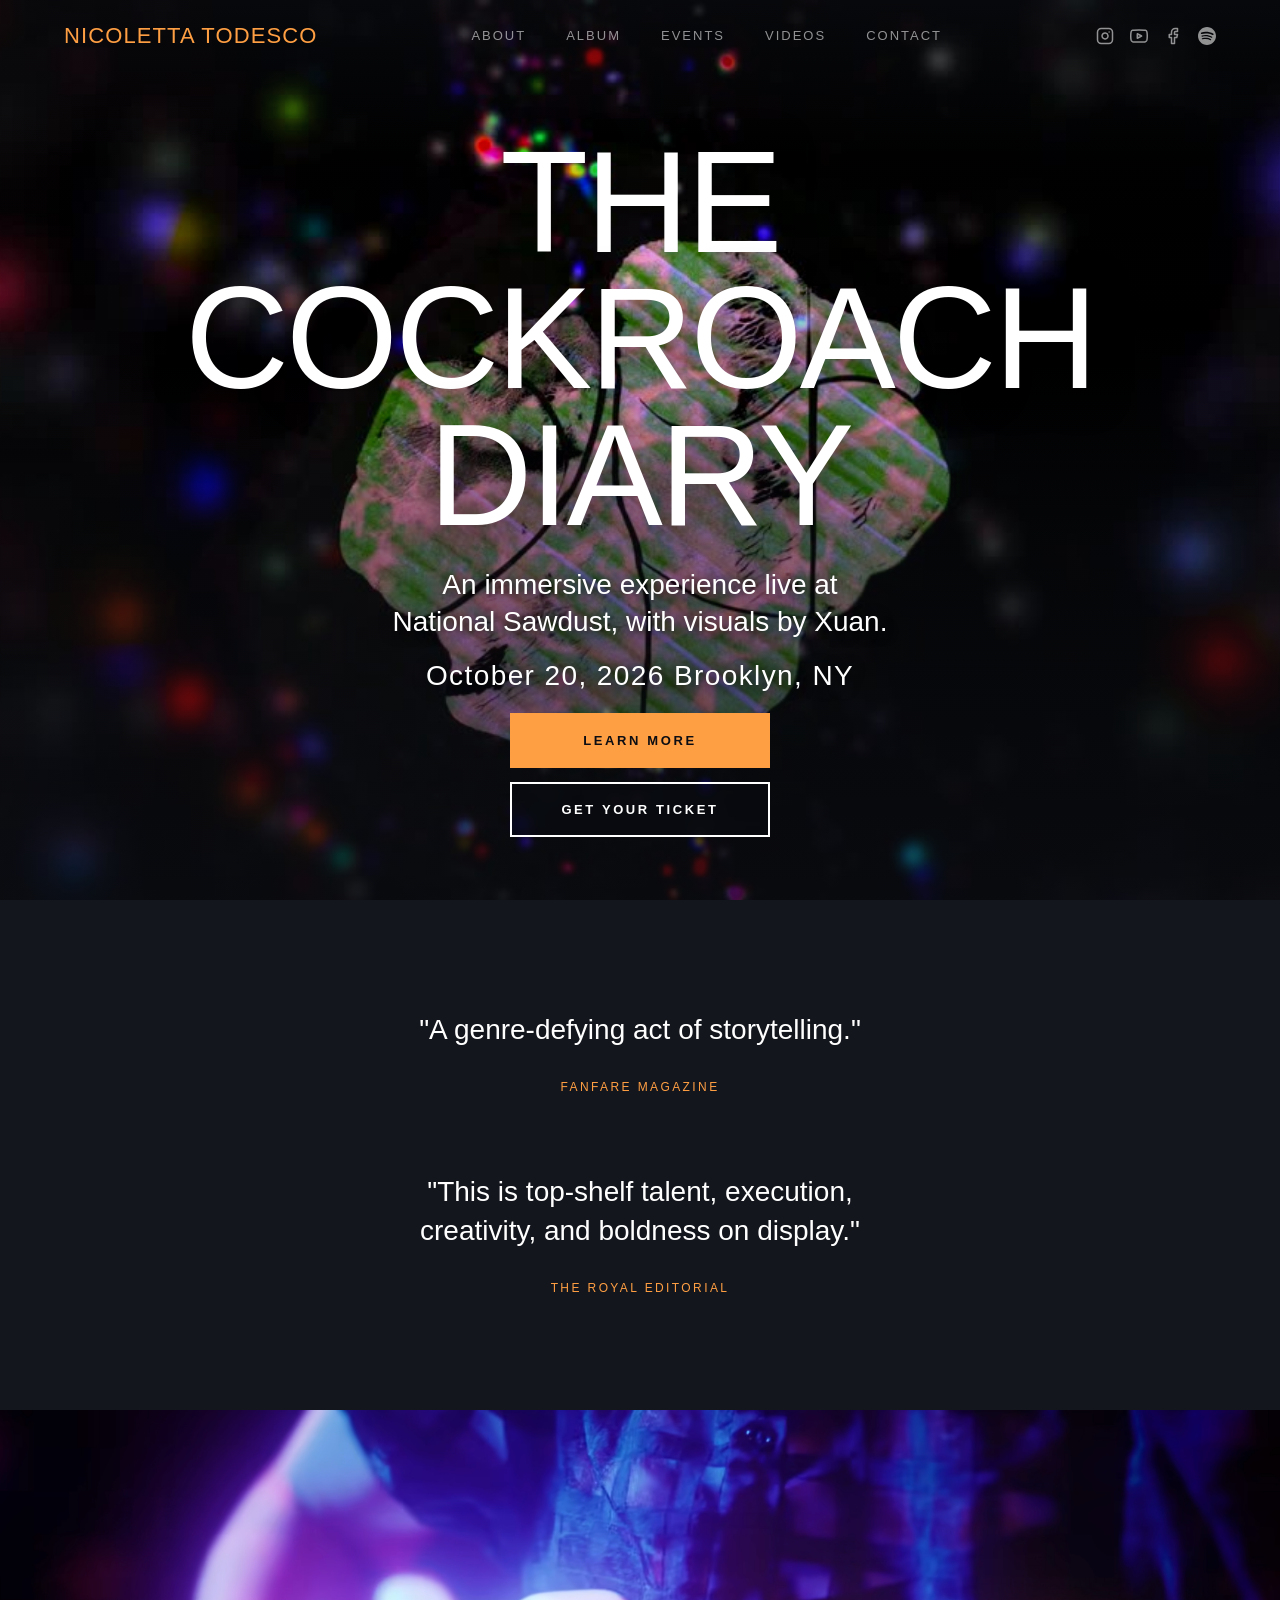
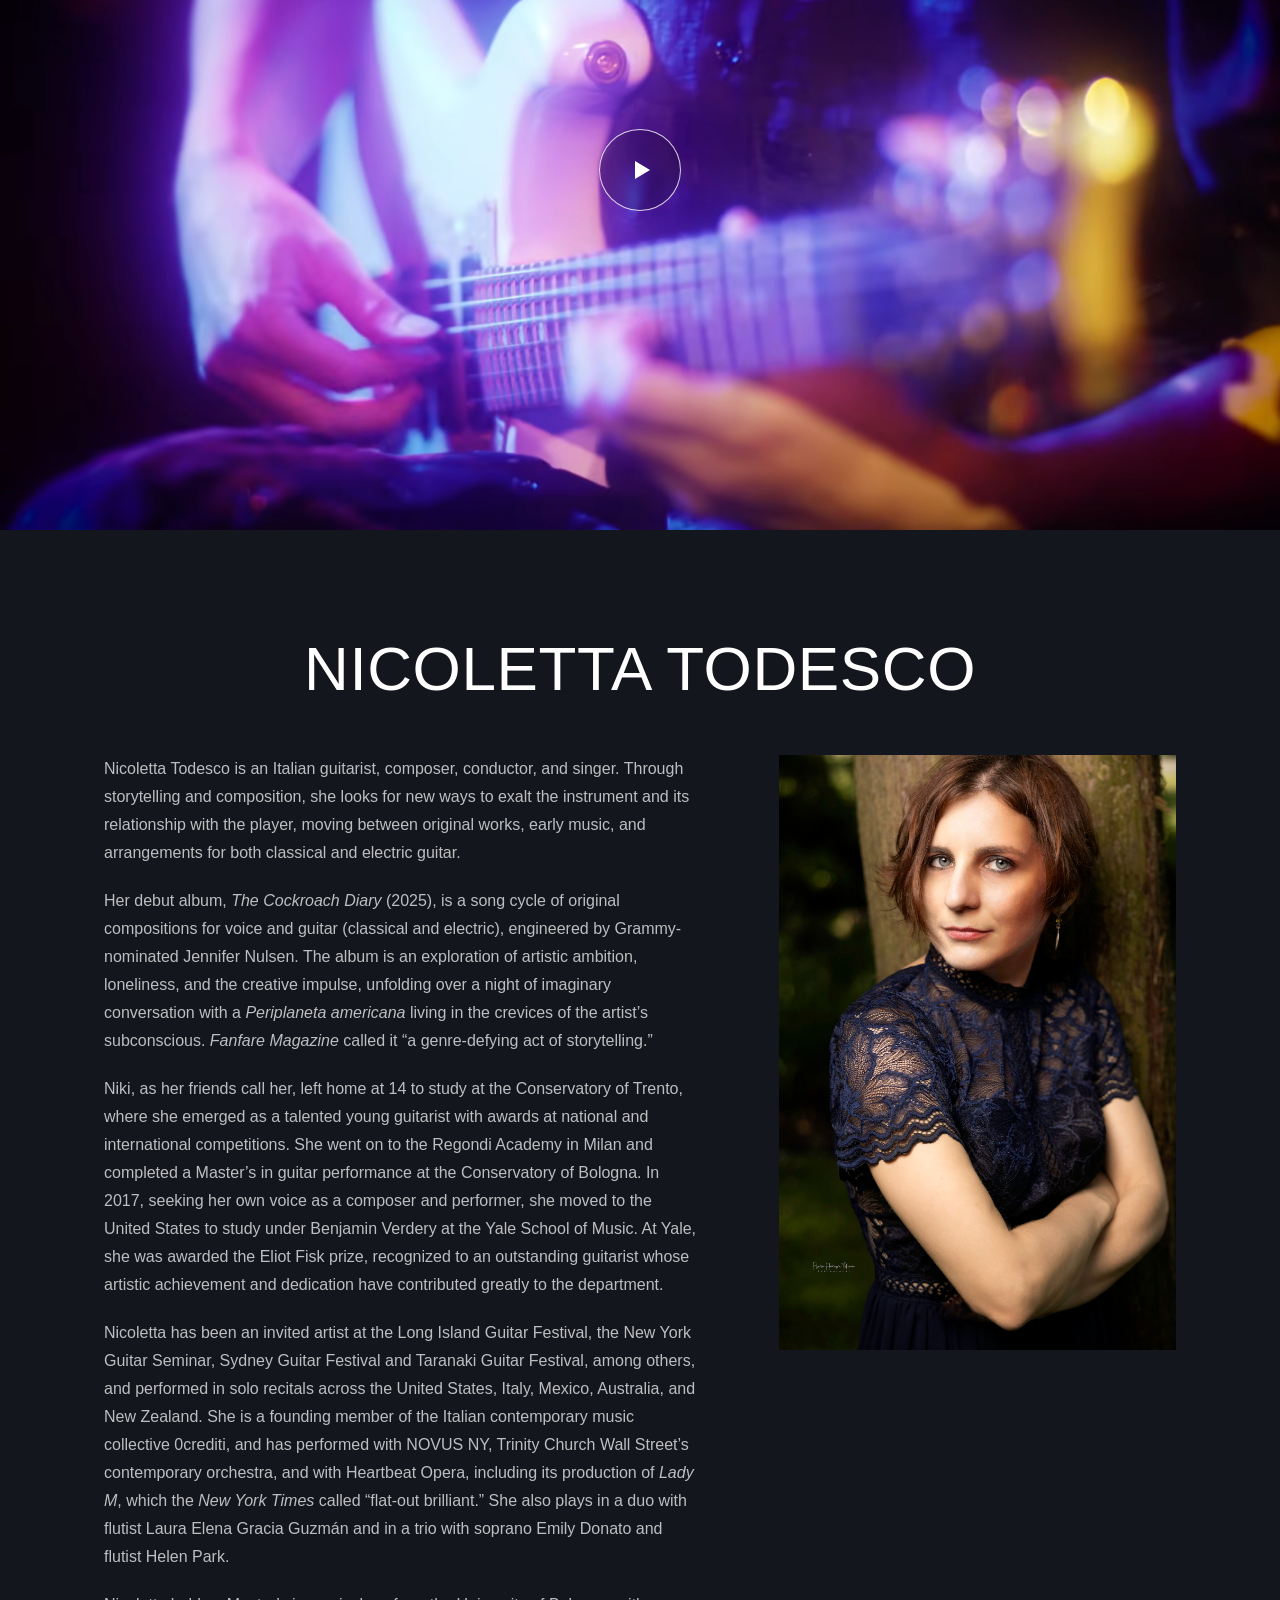
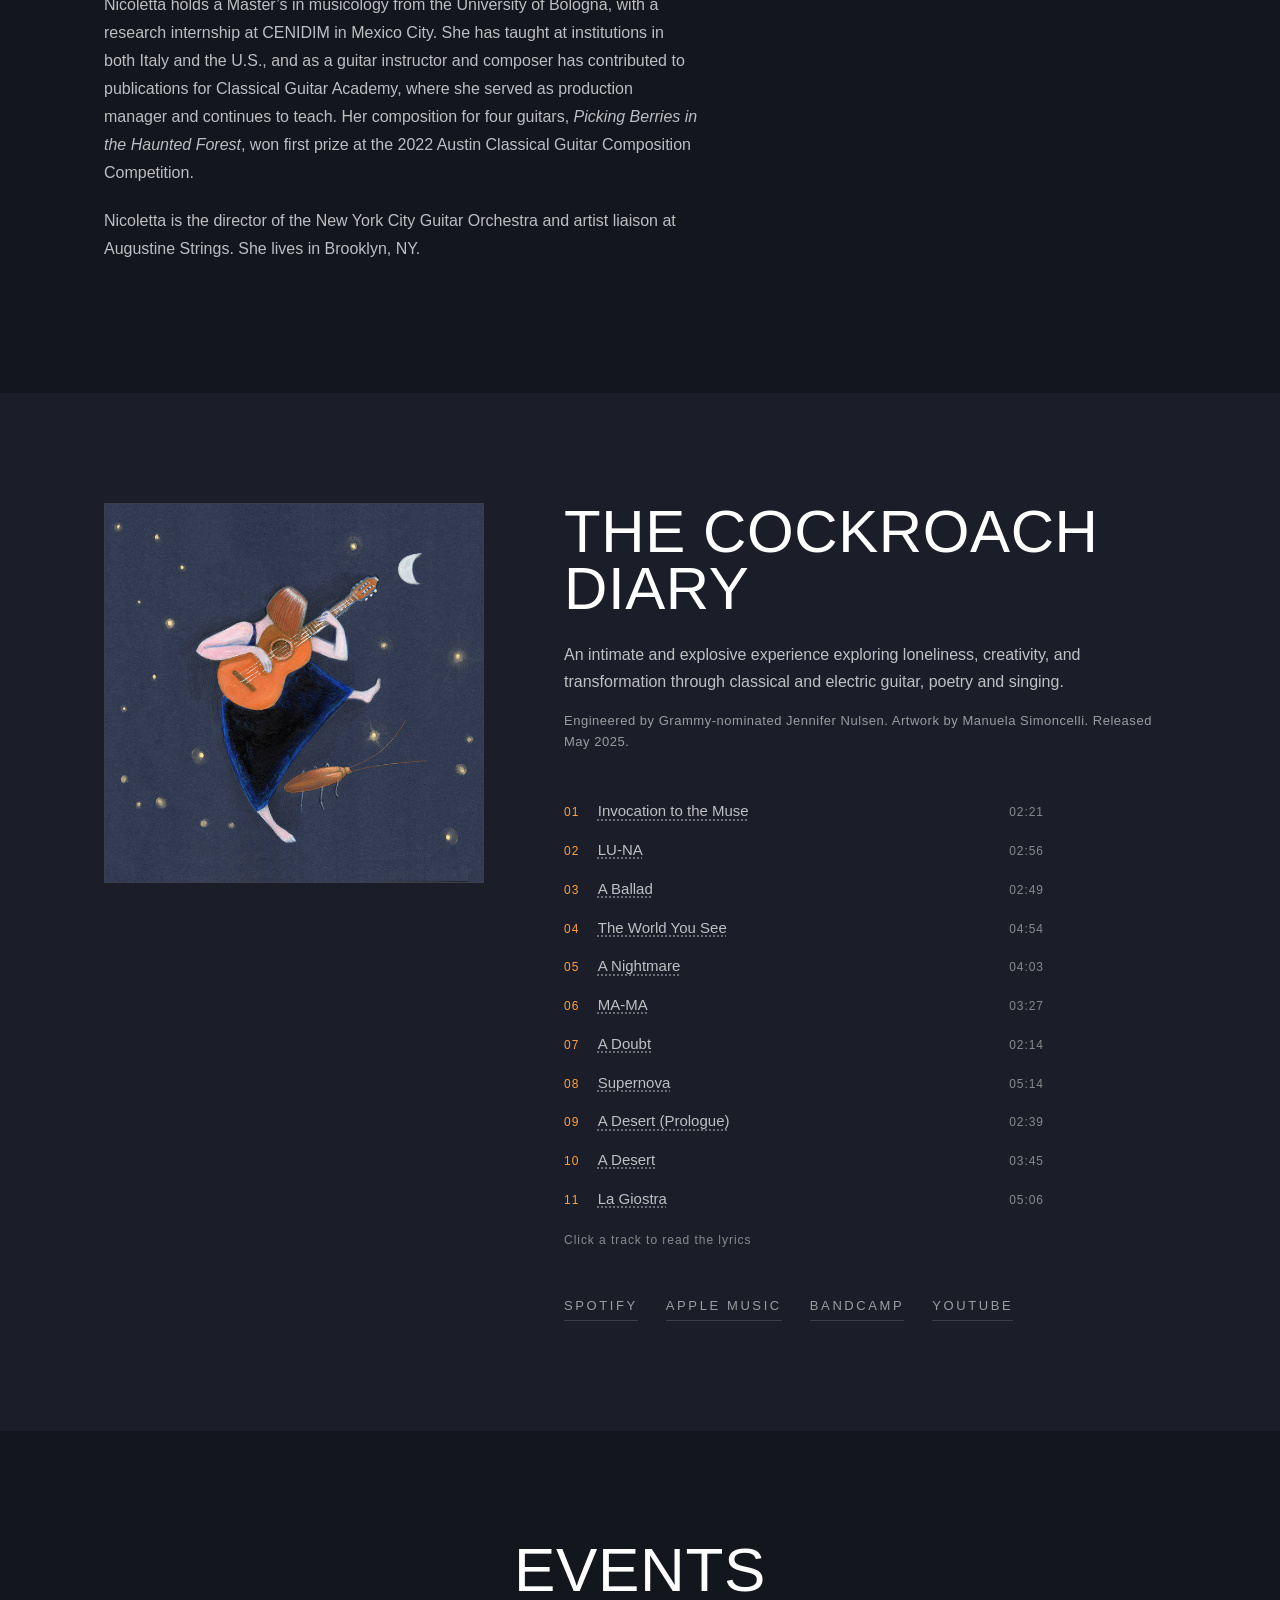
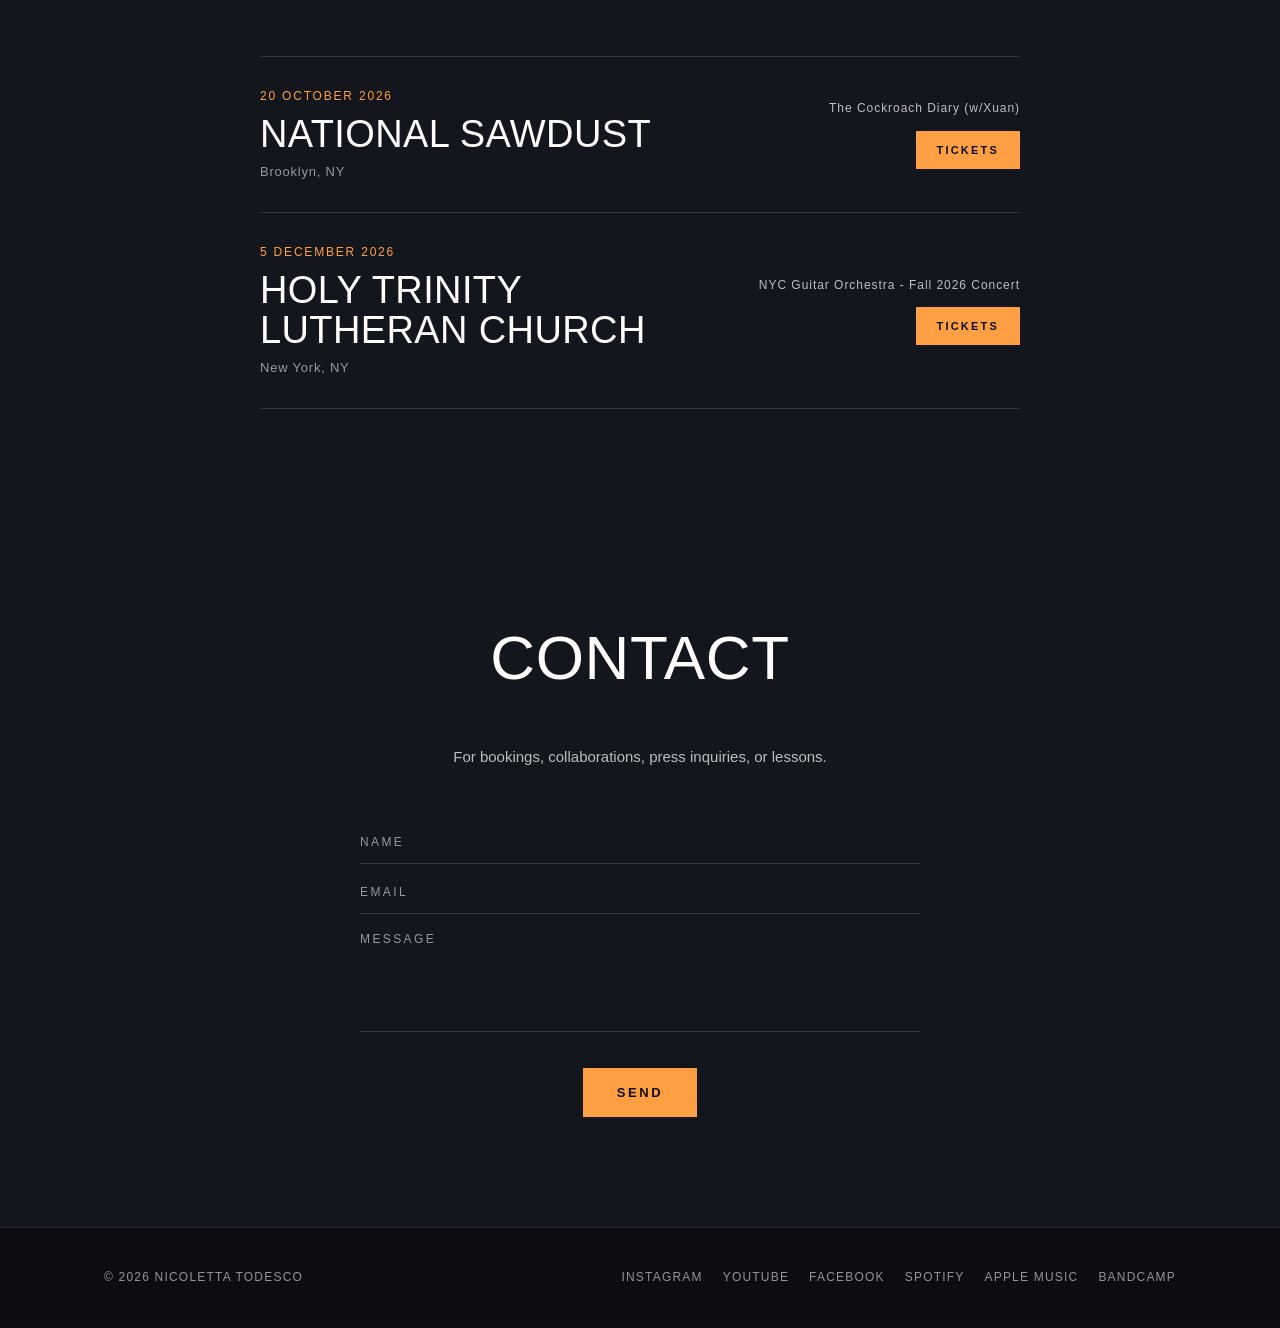
<file: index.html>
<!DOCTYPE html>
<html lang="en">

<head>
  <meta charset="UTF-8">
  <meta name="viewport" content="width=device-width, initial-scale=1.0">
  <meta name="theme-color" content="#14161d">

  <!-- Primary SEO -->
  <title>Nicoletta Todesco — Guitarist & Composer</title>
  <meta name="description"
    content="Nicoletta Todesco is a Brooklyn-based guitarist and composer distinguished by her rare ability to sing while performing classical guitar. Listen to her debut album The Cockroach Diary.">
  <link rel="canonical" href="https://nicolettatodesco.org">

  <!-- Open Graph / Facebook -->
  <meta property="og:type" content="website">
  <meta property="og:url" content="https://nicolettatodesco.org">
  <meta property="og:title" content="Nicoletta Todesco — Guitarist & Composer">
  <meta property="og:description"
    content="Brooklyn-based guitarist and composer. Listen to her debut album The Cockroach Diary — a song-cycle of original compositions for voice and guitar.">
  <meta property="og:image" content="https://nicolettatodesco.org/images/og-image.jpg">
  <meta property="og:image:width" content="1200">
  <meta property="og:image:height" content="630">
  <meta property="og:locale" content="en_US">
  <meta property="og:site_name" content="Nicoletta Todesco">

  <!-- Twitter Card -->
  <meta name="twitter:card" content="summary_large_image">
  <meta name="twitter:title" content="Nicoletta Todesco — Guitarist & Composer">
  <meta name="twitter:description"
    content="Brooklyn-based guitarist and composer. Listen to her debut album The Cockroach Diary.">
  <meta name="twitter:image" content="https://nicolettatodesco.org/images/og-image.jpg">

  <!-- Favicon (replace with actual favicon files) -->
  <link rel="icon" href="/favicon.ico" sizes="any">
  <link rel="icon" href="/favicon.svg" type="image/svg+xml">
  <link rel="apple-touch-icon" href="/apple-touch-icon.png">

  <!-- Structured Data -->
  <script type="application/ld+json">
  {
    "@context": "https://schema.org",
    "@type": "MusicGroup",
    "name": "Nicoletta Todesco",
    "url": "https://nicolettatodesco.org",
    "description": "Brooklyn-based guitarist and composer distinguished by her rare ability to sing while performing classical guitar.",
    "genre": ["Classical Guitar", "Contemporary Classical", "Art Song"],
    "image": "https://nicolettatodesco.org/images/headshot.jpg",
    "sameAs": [
      "https://www.instagram.com/niki_guitart",
      "https://www.youtube.com/@niki_guitart",
      "https://www.facebook.com/nicoletta.todesco",
      "https://open.spotify.com/artist/7zZKI4w7x5p9Sv76esDOyx",
      "https://nicolettatodesco.bandcamp.com"
    ],
    "album": {
      "@type": "MusicAlbum",
      "name": "The Cockroach Diary",
      "datePublished": "2025-05",
      "url": "https://open.spotify.com/artist/7zZKI4w7x5p9Sv76esDOyx"
    }
  }
  </script>

  <!-- Fonts — self-hosted, see @font-face in styles.css.
       Preloaded so the fetch starts immediately rather than waiting
       for styles.css to be downloaded and parsed. crossorigin is
       required even same-origin: fonts are always fetched in CORS mode. -->
  <link rel="preload" href="./fonts/anton-latin.woff2" as="font" type="font/woff2" crossorigin>

  <!-- Largest element on first paint, so fetch it early -->
  <link rel="preload" href="./images/hero-poster.jpg" as="image">
  <link rel="stylesheet" href="./styles.css">

  <style>
    /* CINEMATIC VIDEO */

    .cinematic-video {
      width: 100%;
      padding: 0;
      background: #000;
      border-bottom: 1px solid var(--line);
    }

    .cinematic-video__frame {
      position: relative;
      width: 100%;
      aspect-ratio: 16 / 9;
      overflow: hidden;
      background: #000;
    }

    .cinematic-video__frame iframe {
      position: absolute;
      inset: 0;
      width: 100%;
      height: 100%;
      border: 0;
      display: block;
    }

    .cinematic-video {
      width: 100%;
      background: #000;
      border-bottom: 1px solid var(--line);
    }

    .cinematic-video__player {
      position: relative;
      width: 100%;
      aspect-ratio: 16 / 9;
      background: #000;
      overflow: hidden;
    }

    .cinematic-video__poster {
      position: absolute;
      inset: 0;
      width: 100%;
      height: 100%;
      padding: 0;
      border: 0;
      cursor: pointer;
      background: #000;
    }

    .cinematic-video__poster img {
      width: 100%;
      height: 100%;
      object-fit: cover;
      display: block;
      transition: transform .6s ease, opacity .3s ease;
    }

    .cinematic-video__poster:hover img {
      transform: scale(1.015);
      opacity: .9;
    }


    /* Minimal play button */

    .cinematic-video__play {
      position: absolute;
      left: 50%;
      top: 50%;
      transform: translate(-50%, -50%);

      width: 82px;
      height: 82px;

      border: 1px solid rgba(255, 255, 255, .8);
      border-radius: 50%;

      display: flex;
      align-items: center;
      justify-content: center;

      background: rgba(0, 0, 0, .18);
      backdrop-filter: blur(4px);

      transition: transform .2s ease, background .2s ease;
    }

    .cinematic-video__poster:hover .cinematic-video__play {
      transform: translate(-50%, -50%) scale(1.08);
      background: rgba(0, 0, 0, .35);
    }

    .cinematic-video__triangle {
      width: 0;
      height: 0;

      border-top: 9px solid transparent;
      border-bottom: 9px solid transparent;
      border-left: 15px solid white;

      margin-left: 4px;
    }


    /* YouTube iframe after clicking */

    .cinematic-video__player iframe {
      position: absolute;
      inset: 0;
      width: 100%;
      height: 100%;
      border: 0;
    }
  
  </style>
 
</head>

<!-- Google tag (gtag.js) -->
<script async src="https://www.googletagmanager.com/gtag/js?id=G-9SP7ZNFGRV"></script>
<script>
  window.dataLayer = window.dataLayer || [];
  function gtag() { dataLayer.push(arguments); }
  gtag('js', new Date());

  gtag('config', 'G-9SP7ZNFGRV');
</script>

<body>

  <!-- Header -->
  <header class="header" id="header">
    <div class="header__inner">
      <a href="#" class="header__name">Nicoletta Todesco</a>
      <nav class="header__nav" id="header-nav">
        <a href="#about">About</a>
        <a href="#album">Album</a>
        <a href="#tour">Events</a>
        <a href="#videos">Videos</a>
        <!-- <a href="#shop">Shop</a> -->
        <a href="#contact">Contact</a>
      </nav>
      <div class="header__socials">
        <a href="https://www.instagram.com/niki_guitart" target="_blank" rel="noopener" aria-label="Instagram">
          <svg width="18" height="18" viewBox="0 0 24 24" fill="none" stroke="currentColor" stroke-width="2"
            stroke-linecap="round" stroke-linejoin="round">
            <rect x="2" y="2" width="20" height="20" rx="5" />
            <path d="M16 11.37A4 4 0 1112.63 8 4 4 0 0116 11.37z" />
            <line x1="17.5" y1="6.5" x2="17.51" y2="6.5" />
          </svg>
        </a>
        <a href="https://www.youtube.com/@niki_guitart" target="_blank" rel="noopener" aria-label="YouTube">
          <svg width="18" height="18" viewBox="0 0 24 24" fill="none" stroke="currentColor" stroke-width="2"
            stroke-linecap="round" stroke-linejoin="round">
            <path
              d="M22.54 6.42a2.78 2.78 0 00-1.94-2C18.88 4 12 4 12 4s-6.88 0-8.6.46a2.78 2.78 0 00-1.94 2A29 29 0 001 12a29 29 0 00.46 5.58 2.78 2.78 0 001.94 2C5.12 20 12 20 12 20s6.88 0 8.6-.46a2.78 2.78 0 001.94-2A29 29 0 0023 12a29 29 0 00-.46-5.58z" />
            <polygon points="9.75 15.02 15.5 12 9.75 8.98 9.75 15.02" />
          </svg>
        </a>
        <a href="https://www.facebook.com/nicoletta.todesco" target="_blank" rel="noopener" aria-label="Facebook">
          <svg width="18" height="18" viewBox="0 0 24 24" fill="none" stroke="currentColor" stroke-width="2"
            stroke-linecap="round" stroke-linejoin="round">
            <path d="M18 2h-3a5 5 0 00-5 5v3H7v4h3v8h4v-8h3l1-4h-4V7a1 1 0 011-1h3z" />
          </svg>
        </a>
        <a href="https://open.spotify.com/artist/7zZKI4w7x5p9Sv76esDOyx" target="_blank" rel="noopener"
          aria-label="Spotify">
          <svg width="18" height="18" viewBox="0 0 24 24" fill="currentColor">
            <path
              d="M12 0C5.4 0 0 5.4 0 12s5.4 12 12 12 12-5.4 12-12S18.66 0 12 0zm5.521 17.34c-.24.359-.66.48-1.021.24-2.82-1.74-6.36-2.101-10.561-1.141-.418.122-.779-.179-.899-.539-.12-.421.18-.78.54-.9 4.56-1.021 8.52-.6 11.64 1.32.42.18.479.659.301 1.02zm1.44-3.3c-.301.42-.841.6-1.262.3-3.239-1.98-8.159-2.58-11.939-1.38-.479.12-1.02-.12-1.14-.6-.12-.48.12-1.021.6-1.141C9.6 9.9 15 10.561 18.72 12.84c.361.181.54.78.241 1.2zm.12-3.36C15.24 8.4 8.82 8.16 5.16 9.301c-.6.179-1.2-.181-1.38-.721-.18-.601.18-1.2.72-1.381 4.26-1.26 11.28-1.02 15.721 1.621.539.3.719 1.02.419 1.56-.299.421-1.02.599-1.559.3z" />
          </svg>
        </a>
      </div>
      <button class="header__toggle" id="nav-toggle" aria-label="Toggle menu">
        <span></span>
        <span></span>
      </button>
    </div>
  </header>

  <!-- Mobile Menu -->
  <div class="mobile-menu" id="mobile-menu">
    <nav class="mobile-menu__nav">
      <a href="#about">About</a>
      <a href="#album">Album</a>
      <a href="#tour">Events</a>
      <a href="#videos">Videos</a>
      <a href="#contact">Contact</a>
    </nav>
    <div class="mobile-menu__socials">
      <a href="https://www.instagram.com/niki_guitart" target="_blank" rel="noopener">Instagram</a>
      <a href="https://www.youtube.com/@niki_guitart" target="_blank" rel="noopener">YouTube</a>
      <a href="https://www.facebook.com/nicoletta.todesco" target="_blank" rel="noopener">Facebook</a>
      <a href="https://open.spotify.com/artist/7zZKI4w7x5p9Sv76esDOyx" target="_blank" rel="noopener">Spotify</a>
    </div>
  </div>

  <main>

    <!-- Hero -->
    <section class="hero" id="hero">
      <!-- Silent looping clip. The source lives in data-src so script.js can
           decide whether to load it at all (it skips reduced-motion and
           Save-Data users, who keep the poster). -->
      <video class="hero__video" id="hero-video" muted loop playsinline preload="none" poster="images/hero-poster.jpg"
        data-src="video/hero-loop.mp4" aria-hidden="true" tabindex="-1"></video>
      <div class="hero__inner">
        <!-- Original title:
  <p class="hero__title">The Cockroach Diary</p>
  -->
        <p class="hero__title">The Cockroach Diary</p>

        <p class="hero__description">
          An immersive experience live at National Sawdust, with visuals by
          <a href="https://www.xuanfilms.com/">Xuan</a>.
        </p>

        <p class="hero__description">
          <time datetime="2026-10-20">October 20, 2026</time> Brooklyn, NY
        </p>
        <div class="hero__buttons">
          
<a href="national-sawdust.html"
   target="_blank"
   rel="noopener"
   class="btn">Learn more</a>
    


          <a href="https://ci.ovationtix.com/36490/production/1280504?performanceId=11829231" target="_blank"
            rel="noopener" class="btn btn--outline">Get your ticket</a>
        </div>

        <!-- <button class="hero__watch" id="watch-video" type="button">
    <svg width="26" height="26" viewBox="0 0 26 26" aria-hidden="true">
      <circle cx="13" cy="13" r="12" fill="none"
        stroke="currentColor" stroke-width="1.5" />
      <path d="M10.5 8.5l7 4.5-7 4.5z" fill="currentColor" />
    </svg>
    Watch with sound
  </button> -->

        <!-- Original credit, now included above:
  <p class="hero__credit">
    Visuals by <a href="https://www.xuanfilms.com/">Xuan</a>
  </p>
  -->
      </div>
    </section>

    <!-- Promo video pop-up. The source is attached on open so the full
         file is never downloaded unless someone asks to watch it. -->
    <dialog class="video-modal" id="video-modal" aria-label="The Cockroach Diary — promo video">
      <button class="video-modal__close" data-close aria-label="Close video">&times;</button>
      <div class="video-modal__frame">
        <video id="promo-video" controls playsinline preload="none" poster="images/promo-poster.jpg"
          data-src="video/promo.mp4"></video>
      </div>
    </dialog>

    <!-- Pull Quotes -->
    <section class="quote-block">
      <div class="container">
        <blockquote class="pull-quote">
          <p>"A genre-defying act of storytelling."</p>
          <cite>Fanfare Magazine</cite>
        </blockquote>
        <blockquote class="pull-quote pull-quote--secondary">
          <p>"This is top-shelf talent, execution, creativity, and boldness on display."</p>
          <cite>The Royal Editorial</cite>
        </blockquote>
      </div>
    </section>

        <!-- Videos -->

    <section class="cinematic-video" aria-label="The Cockroach Diary video">

      <div class="cinematic-video__player" id="video-player">

        <button class="cinematic-video__poster" id="video-play" aria-label="Play The Cockroach Diary video">

          <img src="images/video-poster.jpg" alt="Nicoletta Todesco performing The Cockroach Diary">

          <span class="cinematic-video__play">
            <span class="cinematic-video__triangle"></span>
          </span>

        </button>

      </div>

    </section>

    <!-- About -->
    <section class="about" id="about">
      <div class="container">
        <h2 class="section-title">Nicoletta Todesco</h2>
        <div class="about__layout">
          <div class="about__text">
            <p>Nicoletta Todesco is an Italian guitarist, composer, conductor, and singer. Through storytelling and
              composition, she looks for new ways to exalt the instrument and its relationship with the player, moving
              between original works, early music, and arrangements for both classical and electric guitar.</p>

            <p>Her debut album, <em>The Cockroach Diary</em> (2025), is a song cycle of original compositions for voice
              and
              guitar (classical and electric), engineered by Grammy-nominated Jennifer Nulsen. The album is an
              exploration of artistic ambition, loneliness, and the creative impulse, unfolding over a night of
              imaginary conversation with a <em>Periplaneta americana</em> living in the crevices of the artist&rsquo;s
              subconscious. <em>Fanfare Magazine</em> called it &ldquo;a genre-defying act of storytelling.&rdquo;</p>

            <p>Niki, as her friends call her, left home at 14 to study at the Conservatory of Trento, where she emerged
              as a talented young guitarist with awards at national and international competitions. She went on to the
              Regondi Academy in Milan and completed a Master&rsquo;s in guitar performance at the Conservatory of
              Bologna. In 2017, seeking her own voice as a composer and performer, she moved to the United States to
              study under Benjamin Verdery at the Yale School of Music. At Yale, she was awarded the Eliot Fisk prize,
              recognized to an outstanding guitarist whose artistic achievement and dedication have contributed greatly
              to the department.</p>

            <p>Nicoletta has been an invited artist at the Long Island Guitar Festival, the New York Guitar Seminar,
              Sydney Guitar Festival and Taranaki Guitar Festival, among others, and performed in solo recitals across
              the United States, Italy, Mexico, Australia, and New
              Zealand. She is a founding member of the Italian contemporary music collective 0crediti, and has performed
              with NOVUS NY, Trinity Church Wall Street&rsquo;s contemporary orchestra, and with Heartbeat Opera,
              including its production of <em>Lady M</em>, which the <em>New York Times</em> called &ldquo;flat-out
              brilliant.&rdquo; She also plays in a duo with flutist Laura Elena Gracia Guzm&aacute;n and in a trio
              with soprano Emily Donato and flutist Helen Park.</p>

            <p>Nicoletta holds a Master&rsquo;s in musicology from the University of Bologna, with a research
              internship at CENIDIM in Mexico City. She has taught at institutions in both Italy and the U.S., and as a
              guitar instructor and composer has contributed to publications for Classical Guitar Academy, where she
              served as production manager and continues to teach. Her composition for four guitars, <em>Picking Berries
                in the Haunted Forest</em>, won first prize at the 2022 Austin Classical Guitar Composition Competition.
            </p>

            <p>Nicoletta is the director of the New York City Guitar Orchestra and artist liaison at Augustine
              Strings. She lives in Brooklyn, NY.</p>
          </div>
          <div class="about__photo">
            <img src="images/headshot.jpg" alt="Nicoletta Todesco">
          </div>
        </div>
      </div>
    </section>


    <!-- Album -->
    <section class="album" id="album">
      <div class="container">
        <div class="album__layout">
          <div class="album__cover">
            <img src="images/cockroachdiary_cover.jpg" alt="The Cockroach Diary album cover">
          </div>
          <div class="album__info">
            <h2 class="album__title">The Cockroach Diary</h2>
            <p class="album__desc">An intimate and explosive experience exploring loneliness, creativity, and
              transformation through classical and electric guitar, poetry and singing.</p>
            <p class="album__credit">Engineered by Grammy-nominated Jennifer Nulsen. Artwork by Manuela Simoncelli.
              Released May 2025.</p>
            <ol class="album__tracks">
              <li><button class="album__track-name" data-lyrics="lyrics-01">Invocation to the Muse</button><span
                  class="album__track-time">02:21</span></li>
              <li><button class="album__track-name" data-lyrics="lyrics-02">LU-NA</button><span
                  class="album__track-time">02:56</span></li>
              <li><button class="album__track-name" data-lyrics="lyrics-03">A Ballad</button><span
                  class="album__track-time">02:49</span></li>
              <li><button class="album__track-name" data-lyrics="lyrics-04">The World You See</button><span
                  class="album__track-time">04:54</span></li>
              <li><button class="album__track-name" data-lyrics="lyrics-05">A Nightmare</button><span
                  class="album__track-time">04:03</span></li>
              <li><button class="album__track-name" data-lyrics="lyrics-06">MA-MA</button><span
                  class="album__track-time">03:27</span></li>
              <li><button class="album__track-name" data-lyrics="lyrics-07">A Doubt</button><span
                  class="album__track-time">02:14</span></li>
              <li><button class="album__track-name" data-lyrics="lyrics-08">Supernova</button><span
                  class="album__track-time">05:14</span></li>
              <li><button class="album__track-name" data-lyrics="lyrics-09">A Desert (Prologue)</button><span
                  class="album__track-time">02:39</span></li>
              <li><button class="album__track-name" data-lyrics="lyrics-10">A Desert</button><span
                  class="album__track-time">03:45</span></li>
              <li><button class="album__track-name" data-lyrics="lyrics-11">La Giostra</button><span
                  class="album__track-time">05:06</span></li>
            </ol>
            <p class="album__tracks-hint">Click a track to read the lyrics</p>
            <div class="album__links">
              <a href="https://open.spotify.com/artist/7zZKI4w7x5p9Sv76esDOyx" target="_blank"
                rel="noopener">Spotify</a>
              <a href="https://music.apple.com/artist/nicoletta-todesco" target="_blank" rel="noopener">Apple Music</a>
              <a href="https://nicolettatodesco.bandcamp.com" target="_blank" rel="noopener">Bandcamp</a>
              <a href="https://www.youtube.com/watch?v=GOkmkZSqIxg&list=OLAK5uy_lyMF8apSdKk8CLjjxO0B1jEuTSeCeOsCc"
                target="_blank" rel="noopener">YouTube</a>
            </div>
          </div>
        </div>
      </div>

      <!-- ============================================================
           LYRICS — edit the text inside each <div> below.
           Rules:
           - Each verse/stanza goes in its own <p> tag.
           - Use <br> for a line break inside a verse.
           - The div stays hidden on the page; it only shows in the
             pop-up when a visitor clicks the track name.
           Example:
             <p>First line of verse one<br>Second line of verse one</p>
             <p>First line of verse two<br>Second line of verse two</p>
           ============================================================ -->
      <div class="lyrics-data" hidden>
        <div id="lyrics-01">
          <p>Where are you going, little cockroach?<br>
            You were smelling crumbs in a forsaken shadow<br>
            just a few seconds ago —<br>
            I believe.<br>
            <br>
            You were regal, shaking your antennae<br>
            like quivering branches,<br>
            like a god of incomprehensible language —<br>
            I remember.<br>
            <br>
            You know, in this swinging balance,<br>
            every shadow turns to light<br>
            when the sun comes kissing and the darkness lies —<br>
            I transform.<br>
            <br>
            Do you die, little cockroach, every time you change?<br>
            Sing for me softly the memories of your pain —<br>
            I listen.<br>
            <br>
            But you want to smell instead<br>
            crumbs and scraps,<br>
            the frugal bequest of your human friend —<br>
            I understand.<br>
            <br>
            Take it, then — I keep the pleasure, you take the rest.<br>
            And while you follow that shadow,<br>
            do you mind if I stay here and dance?
          </p>
        </div>
        <div id="lyrics-02">
          <p>The Moon is a Sun for dreamers<br>
            And I want to fall asleep<br>
            A gentle song of Water<br>
            Will melt your fears in tears<br>

            <br>
            Sing my heart but louder<br>
            Send your chant away<br>
            The Air a faithful vessel<br>
            Will lead your red lament<br>
            <br>

            Feel the Fire below the skin<br>
            Let it shine<br>
            Hot is love and hot is drive <br>
            And I want to feel alive<br>
            <br>

            Rest my soul surrender<br>
            in the soft and humid ground<br>
            the Earth is so abundant<br>
            If watered with your tears<br>
          </p>
        </div>
        <div id="lyrics-03">
          <p>Time is fake like the need of a company <br>
            Anxiety is bullshit that feels so surreal <br>
            If something is touchable is the smell of your armpit <br>
            The weariness of feet <br>
            and the patterns of genes <br>
            <br>


            I abandoned defenses on a pool made of rye <br>
            If life has a meaning it is certainly beige <br>
            like the barley if it's windy and sand during night <br>
            like the bile that you vomit and a ring you hold tight <br>
            I just stopped the time while the time keeps on moving <br>
            Is it joke or some magic, is it glitch or caprice? <br>
            I hold on to my corner and my delicious drink <br>
            while the world keeps on running and therefore <br>
            <br>
            I exist
          </p>
        </div>
        <div id="lyrics-04">
          <p>I see a dark wide lake of ink<br>
            Inside I see a monster<br>
            What would that be?<br>
            I see the sky purple and green<br>
            And I wonder if it will be<br>
            <br>

            And I see a fox behind an elm tree<br>
            She wants to swim and smiles<br>
            Why would that be?<br>
            And I see a giant drop of black<br>
            And I wonder: will it hit me?<br>
            <br>

            And I want to run away<br>
            Why don't you come?<br>
            We could look for heavens<br>
            In the world you see<br>
            <br>

            And run run run, run away<br>
            And run run run, run away<br>
            And run run run, run away<br>
            <br>

            And I see we can fly<br>
            'Cause there's no should with feelings<br>
            Don't be afraid my soul<br>
            In this chasing game<br>
            <br>

            And run, and run, and run until I forget to breath<br>

            <br>
            And I see the fox licking my scars<br>
            I will stay a minute<br>
            Close my eyes<br>
            And tell me what you see<br>
          </p>
        </div>
        <div id="lyrics-05">
          <p>I can't tell <br>
            the flower from the seed <br>

            <br>
            I can't tell <br>
            the meaning from the thought <br>
            <br>

            And I am lost in foreign territories <br>
            I am lost in foreign territories <br>
            I am lost in foreign territories <br>
            <br>

            Feed me a story feed me a story <br>
            <br>

            What is this? Where am I? <br>

            <br>
            I am the princess of nowhere <br>
            find me in the garden of loneliness <br>
            one soul for apples <br>
            two souls for cream <br>
            and I own your dreams <br>

            <br>
            I am the queen of your boredom <br>
            my dragons eat every lost cause <br>
            don't panic, manic, and count until three <br>
            and I own your dreams <br>
            <br>

            I need to get out of here <br>
            like a river <br>
            please let me out <br>
            I want to go now <br>
            I need to go
          </p>
        </div>
        <div id="lyrics-06">
          <p>What's that worry on your eyelids <br>
            what's behind the curtain of your sunny room <br>
            where did you lock your secret dreams? <br>
            Perhaps they're buried in the rose garden near the walnut tree <br>
            <br>

            Opportunities what a strange word <br>
            grow on a cherry tomato plant <br>
            did you taste it did you taste it <br>
            did you taste the freedom of your desires? <br>
            Did you taste it did you taste it<br>
            did you taste the forbidden fruit? <br>

            <br>
            la la la <br>

            <br>
            Tell me the wonders of your neurons <br>
            tell me the measure of your love <br>
            what is that color on your shoulder? <br>
            It seems to paint of an old thought <br>
            it seems to paint of an old thought, <br>
            don't let it dry<br>

            <br>
            And chances are some fancy lies <br>
            you get what you're thirsty roots scream <br>
            what are the odds what are the odds <br>
            what are the odds that you find that lonely lost sock? <br>
            What are the odds what are the odds <br>
            what are the odds that your heart will beat on time this time? <br>
            <br>

            And scream where are your dreams <br>
            Scream where are your dreams <br>
            Scream where are your dreams<br>
          </p>
        </div>
        <div id="lyrics-07">
          <p>Help <br>
            Can you get me out of here? <br>
            Stuck <br>
            I cannot move <br>
            Stuck <br>
            I cannot move <br>
            Where am I in my head? <br>
            Stuck <br>
            I cannot move <br>
            Can you get me out? <br>
            I cannot move I cannot<br>

          </p>
        </div>
        <div id="lyrics-08">
          <p>Boom boom boom <br>

            <br>
            Conspiracy against us is everywhere <br>
            Conspiracy the air is poisonous without you <br>
            is poisonous without you <br>
            is poisonous without you <br>
            <br>

            Conspiracy I hear it it's calling us <br>
            conspiracy the ground is boiling and I feel it <br>
            is boiling and I feel it <br>
            is boiling and I feel it <br>
            <br>

            What is happening to my energy? <br>
            Dissolving into my delusions <br>
            What is happening to the world around me <br>
            melting a thousand degrees <br>

            <br>
            My heart is exploding like a dying star <br>
            boom boom boom <br>
        </div>
        <div id="lyrics-09">
          <p>We made a mess little cockroach did you hear the explosion? So loud! How do we fix it? Where do we go? We
            are lost in this universe, floating around without direction.<br>

            It's so quiet here, so silent. It's so quiet I can even hear my heartbeat. Boom boom boom<br>
            Everything we had is shattered, we are lost in a universe of useless crumbs. What do we do now? Where do we
            go?<br>
            Wait do you see? What's that? Is that a wolf?<br>
            What did you say? A coyote? What the heck! Why is a coyote riding a comet in this storm of crumbs?<br>
            Float faster little cockroach we need to go ask for directions
          </p>
        </div>
        <div id="lyrics-10">
          <p>
          <p>Where are you going coyote?<br>
            I see your eyes I feel you<br>
            Where are you going?<br>
            Riding your comet alone<br>
            Where are you going?<br>
            <br>

            It's freezing outside here<br>
            a rain of debris expanding<br>
            like a gentle promise of tomorrow<br>
            But where are you going? Where are you going?<br>
            I can't touch you are too far away<br>
            <br>

            So let's dance in the void so slowly<br>
            that our thoughts can meet our heartbeat<br>
            let the gravity blow gently a song of now<br>

            <br>
            Let the distance be our secret<br>
            I see atoms all around me<br>
            I will build a bridge of stories for you to come here<br>

            <br>
            la la la
          </p>
          </p>
        </div>
        <div id="lyrics-11">
          <p>Gira la giostra gira la giostra gira e non si fermerà <br>
            gira la testa gira gira gira <br>

            <br>
            Gira la giostra gira la giostra gira e non si fermerà <br>
            gira la giostra gira la giostra gira e non si fermerà <br>
            <br>

            Danzano i tuoi sospiri sono sorrisi che ti sollevano <br>
            corrono le stagioni ci sono tuoni che spaventano <br>
            <br>

            Gira la giostra gira la giostra e questa volta io scenderò <br>
            gira la giostra gira e questa volta io scenderò <br>
            Voglio sentir l’odore di un nuovo fiore color di cenere <br>
            voglio fuggir la sera che senza tregua mi abbraccerà <br>

            <br>
            Gira la giostra gira ma quasi quasi io resterò <br>
            gira la giostra gira ma quasi quasi io resterò <br>
            sento un brezza amica canzone antica odor di nuvole <br>
            dopo l'inverno arriva come onda a riva la rondine<br>

            <br>
            In the end, we always go back to where we started just a little bit better than before<br>
            <br>

            Fermati adesso e calma il tuo battito<br>
            ascolta quel suono lontano <br>
            gira la giostra e un canto ti chiama <br>
            e cambiando rinasco e nascendo suono <br>

            <br>
            Vola la polvere <br>
            bagno la cenere<br>
            accetto l'oscurità <br>
            e vivo <br>
            <br>

            E chi vuol esser lieto sia <br>
            del doman non v'è certezza
          </p>
        </div>
      </div>

      <!-- Lyrics pop-up -->
      <dialog class="lyrics-modal" id="lyrics-modal" aria-labelledby="lyrics-modal-title">
        <button class="lyrics-modal__close" data-close aria-label="Close lyrics">&times;</button>
        <div class="lyrics-modal__inner">
          <h3 class="lyrics-modal__title" id="lyrics-modal-title"></h3>
          <div class="lyrics-modal__body"></div>
        </div>
      </dialog>
    </section>

    <!-- Projects -->
    <!-- <section class="projects">
      <div class="container">
        <h2 class="section-title">Projects</h2>
        <div class="projects__grid">
          <a href="#" class="project">
            <div class="placeholder placeholder--landscape" data-label="DUO PHOTO"></div>
            <h3>Duo Todesco-Gracia</h3>
            <p>Guitar and flute duo with Laura Elena Gracia Guzm&aacute;n</p>
          </a>
          <a href="#" class="project">
            <div class="placeholder placeholder--landscape" data-label="PROJECT PHOTO"></div>
            <h3>The Clio Artist Project</h3>
            <p>Collaborative artistic exploration</p>
          </a>
          <a href="#" class="project">
            <div class="placeholder placeholder--landscape" data-label="ORCHESTRA PHOTO"></div>
            <h3>NYC Guitar Orchestra</h3>
            <p>35-member ensemble — conductor and director</p>
          </a>
        </div>
      </div>
    </section> -->

    <!-- Quote -->
    <!-- <section class="quote-block quote-block--dark">
      <div class="container">
        <blockquote class="pull-quote pull-quote--light">
          <p>Only the curious have, if they live, a tale worth telling at all</p>
          <cite>Alastair Reid</cite>
        </blockquote>
      </div>
    </section> -->

    <!-- Tour -->
    <section class="tour" id="tour">
      <div class="container">
        <h2 class="section-title">Events</h2>
        <div class="tour__list">
          <article class="tour__date">
            <div class="tour__info">
              <time class="tour__day">20 October 2026</time>
              <h3 class="tour__venue">National Sawdust</h3>
              <p class="tour__location">Brooklyn, NY</p>
            </div>
            <div class="tour__meta">
              <span class="tour__program">The Cockroach Diary (w/Xuan)</span>
              <a href="https://ci.ovationtix.com/36490/production/1280504?performanceId=11829231" target="_blank"
                rel="noopener" class="btn btn--sm">Tickets</a>
            </div>
          </article>

          <article class="tour__date">
            <div class="tour__info">
              <time class="tour__day">5 December 2026</time>
              <h3 class="tour__venue">Holy Trinity Lutheran Church</h3>
              <p class="tour__location">New York, NY</p>
            </div>
            <div class="tour__meta">
              <span class="tour__program">NYC Guitar Orchestra - Fall 2026 Concert</span>
              <a href="https://www.eventbrite.com/e/nyc-guitar-orchestra-fall-2026-concert-tickets-1997423062148"
                target="_blank" rel="noopener" class="btn btn--sm">Tickets</a>
            </div>
          </article>

        </div>
      </div>
    </section>




    <!-- <section class="videos" id="videos">
      <div class="container">
        <h2 class="section-title">Videos</h2>
        <div class="videos__grid">
          <div class="video">
            <div class="video__embed">
              <iframe src="https://www.youtube.com/embed/NV_8qYsMLEU" title="Nicoletta Todesco" frameborder="0"
                allow="accelerometer; autoplay; clipboard-write; encrypted-media; gyroscope; picture-in-picture; web-share"
                referrerpolicy="strict-origin-when-cross-origin" allowfullscreen></iframe>
            </div>
          </div>
          <div class="video">
            <div class="video__embed">
              <iframe src="https://www.youtube.com/embed/688ViD-jvyE" title="Nicoletta Todesco" frameborder="0"
                allow="accelerometer; autoplay; clipboard-write; encrypted-media; gyroscope; picture-in-picture; web-share"
                referrerpolicy="strict-origin-when-cross-origin" allowfullscreen></iframe>
            </div>
          </div>
          <div class="video">
            <div class="video__embed">
              <iframe src="https://www.youtube.com/embed/ur2FXl55ZP0" title="Nicoletta Todesco" frameborder="0"
                allow="accelerometer; autoplay; clipboard-write; encrypted-media; gyroscope; picture-in-picture; web-share"
                referrerpolicy="strict-origin-when-cross-origin" allowfullscreen></iframe>
            </div>
          </div>
          <div class="video">
            <div class="video__embed">
              <iframe src="https://www.youtube.com/embed/H9xy6sgMSdI" title="Nicoletta Todesco" frameborder="0"
                allow="accelerometer; autoplay; clipboard-write; encrypted-media; gyroscope; picture-in-picture; web-share"
                referrerpolicy="strict-origin-when-cross-origin" allowfullscreen></iframe>
            </div>
          </div>
        </div>
      </div>
    </section> -->

    <!-- Shop
    <section class="shop" id="shop">
      <div class="container">
        <h2 class="section-title">Sheet Music</h2>
        <div class="shop__grid">

          <article class="score-card">
            <div class="score-card__cover placeholder placeholder--square" data-label="Score Cover"></div>
            <div class="score-card__info">
              <span class="score-card__type">Guitar Ensemble</span>
              <h3 class="score-card__title">Picking Berries in the Haunted Forest</h3>
              <p class="score-card__desc">For four guitars. 1st Prize — Austin Classical Guitar Composition Competition 2022.</p>
              <div class="score-card__footer">
                <span class="score-card__price">$12</span>
                <a href="https://nicolettatodesco.gumroad.com/l/YOUR-PRODUCT-ID" class="btn" data-gumroad-overlay-checkout="true">Buy PDF</a>
              </div>
            </div>
          </article> -->

    <!-- <article class="score-card">
            <div class="score-card__cover placeholder placeholder--square" data-label="Score Cover"></div>
            <div class="score-card__info">
              <span class="score-card__type">Voice &amp; Guitar</span>
              <h3 class="score-card__title">The Cockroach Diary</h3>
              <p class="score-card__desc">Complete song-cycle for voice and guitar from the debut album. Classical and electric guitar parts included.</p>
              <div class="score-card__footer">
                <span class="score-card__price">$18</span>
                <a href="https://nicolettatodesco.gumroad.com/l/YOUR-PRODUCT-ID" class="btn" data-gumroad-overlay-checkout="true">Buy PDF</a>
              </div>
            </div>
          </article> -->

    <!-- <article class="score-card">
            <div class="score-card__cover placeholder placeholder--square" data-label="Score Cover"></div>
            <div class="score-card__info">
              <span class="score-card__type">Solo Guitar</span>
              <h3 class="score-card__title">Work Title</h3>
              <p class="score-card__desc">Description of the piece — instrumentation, duration, difficulty level, and any relevant notes.</p>
              <div class="score-card__footer">
                <span class="score-card__price">$10</span>
                <a href="https://nicolettatodesco.gumroad.com/l/YOUR-PRODUCT-ID" class="btn" data-gumroad-overlay-checkout="true">Buy PDF</a>
              </div>
            </div>
          </article>

        </div>
      </div>
    </section> -->

    <!-- Contact -->
    <section class="contact" id="contact">
      <div class="container">
        <div class="contact__layout">
          <div class="contact__content">
            <h2 class="section-title">Contact</h2>
            <p class="contact__intro">For bookings, collaborations, press inquiries, or lessons.</p>
            <form class="contact__form" id="contact-form">
              <input type="text" name="name" placeholder="Name" required>
              <input type="email" name="email" placeholder="Email" required>
              <textarea name="message" placeholder="Message" rows="5" required></textarea>
              <button type="submit" class="btn">Send</button>
            </form>
          </div>
        </div>
      </div>
    </section>

    <!-- Newsletter -->
    <!-- <section class="newsletter">
      <div class="container">
        <div class="newsletter__inner">
          <h2>Stay in the Loop</h2>
          <p>Sign up for occasional emails about concerts, new music and recordings</p>
          <form class="newsletter__form" id="newsletter-form">
            <input type="email" placeholder="Email address" required>
            <button type="submit" class="btn">Subscribe</button>
          </form>
        </div>
      </div>
    </section> -->

  </main>

  <!-- Footer -->
  <footer class="footer">
    <div class="container">
      <div class="footer__inner">
        <p>&copy; 2026 Nicoletta Todesco</p>
        <div class="footer__socials">
          <a href="https://www.instagram.com/niki_guitart" target="_blank" rel="noopener">Instagram</a>
          <a href="https://www.youtube.com/@niki_guitart" target="_blank" rel="noopener">YouTube</a>
          <a href="https://www.facebook.com/nicoletta.todesco" target="_blank" rel="noopener">Facebook</a>
          <a href="https://open.spotify.com/artist/7zZKI4w7x5p9Sv76esDOyx" target="_blank" rel="noopener">Spotify</a>
          <a href="https://music.apple.com/us/artist/nicoletta-todesco/1769160052" target="_blank" rel="noopener">Apple
            Music</a>
          <a href="https://nicolettatodesco.bandcamp.com" target="_blank" rel="noopener">Bandcamp</a>
        </div>
      </div>
    </div>
  </footer>

  <script src="https://gumroad.com/js/gumroad.js"></script>
  <script src="script.js"></script>

    <script>
    const videoPlay = document.getElementById('video-play');
    const videoPlayer = document.getElementById('video-player');

    videoPlay.addEventListener('click', function () {
      videoPlayer.innerHTML = `
      <iframe
        src="https://www.youtube-nocookie.com/embed/MdStKeBqMh8?autoplay=1&rel=0&cc_load_policy=0"
        title="MA-MA from The Cockroach Diary by Nicoletta Todesco"
        allow="autoplay; encrypted-media; picture-in-picture"
        allowfullscreen>
      </iframe>
    `;
    });
  </script>
</body>

</html>
</file>
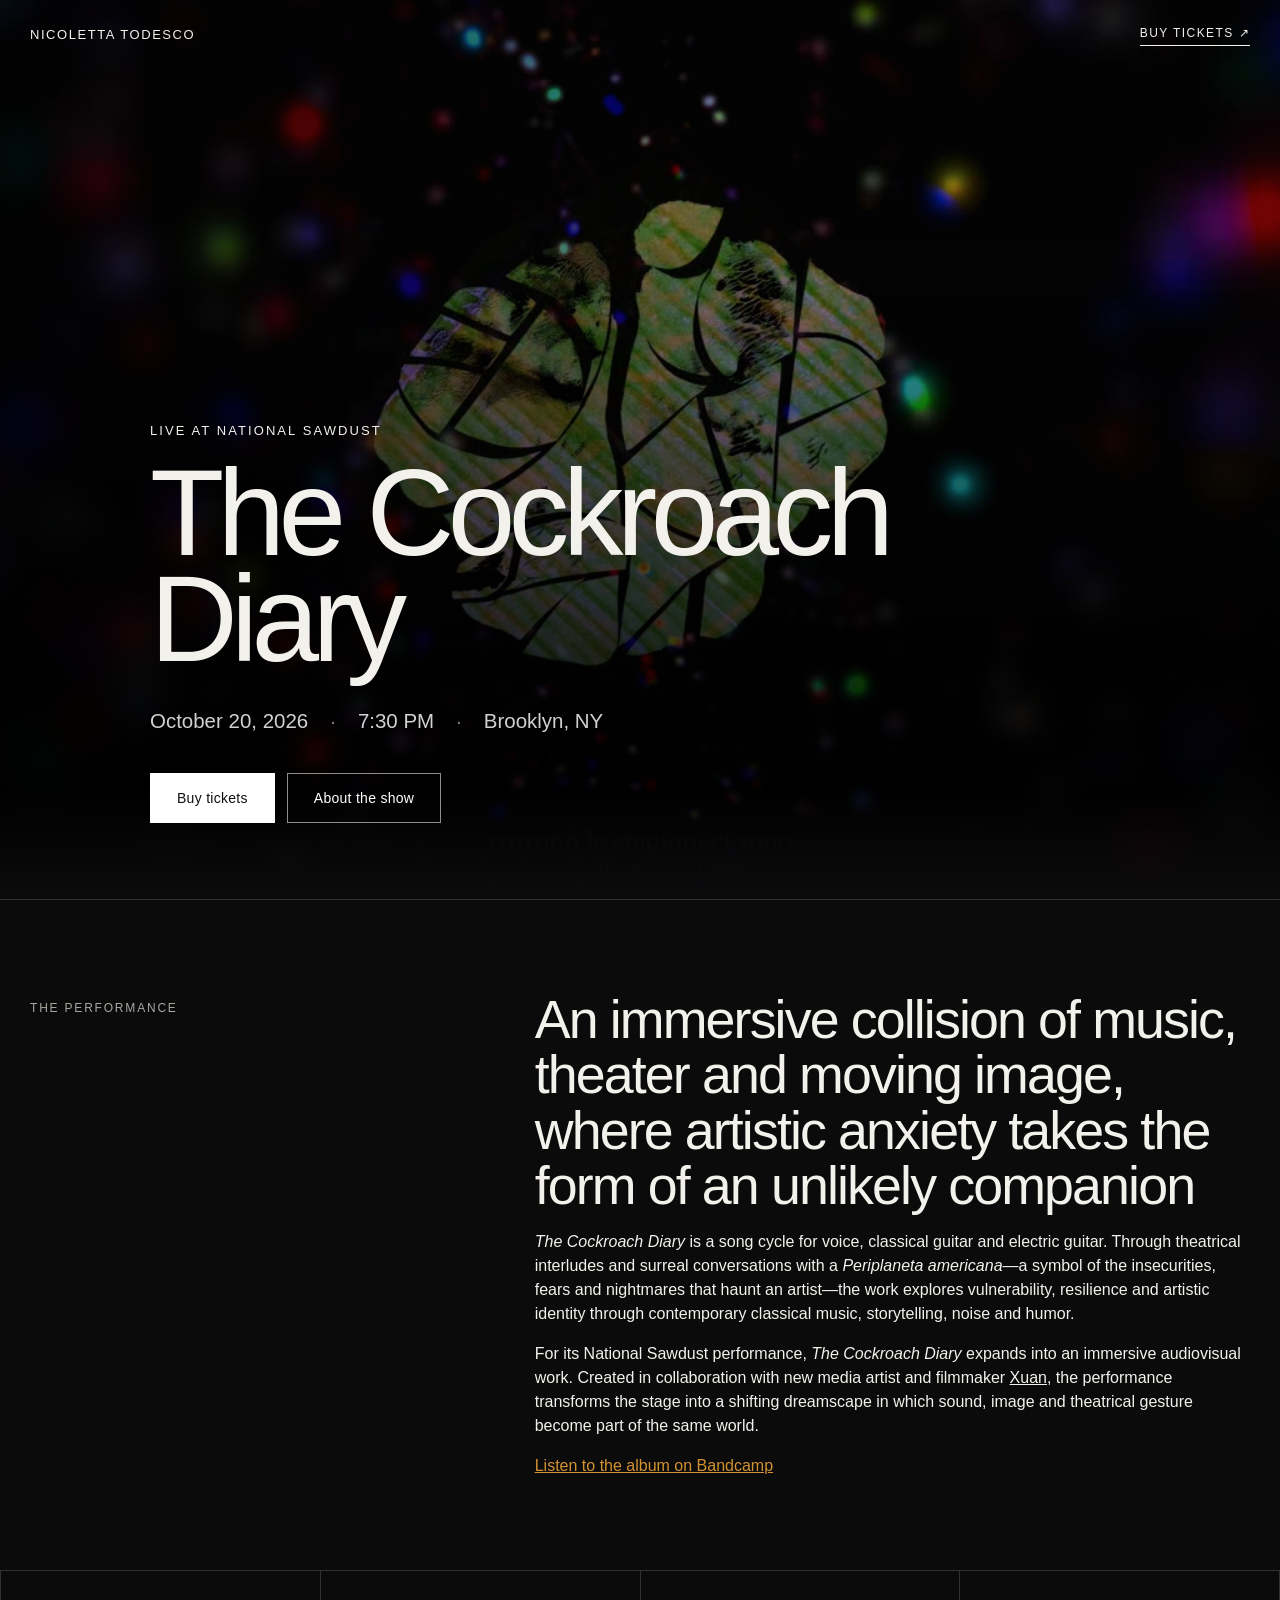
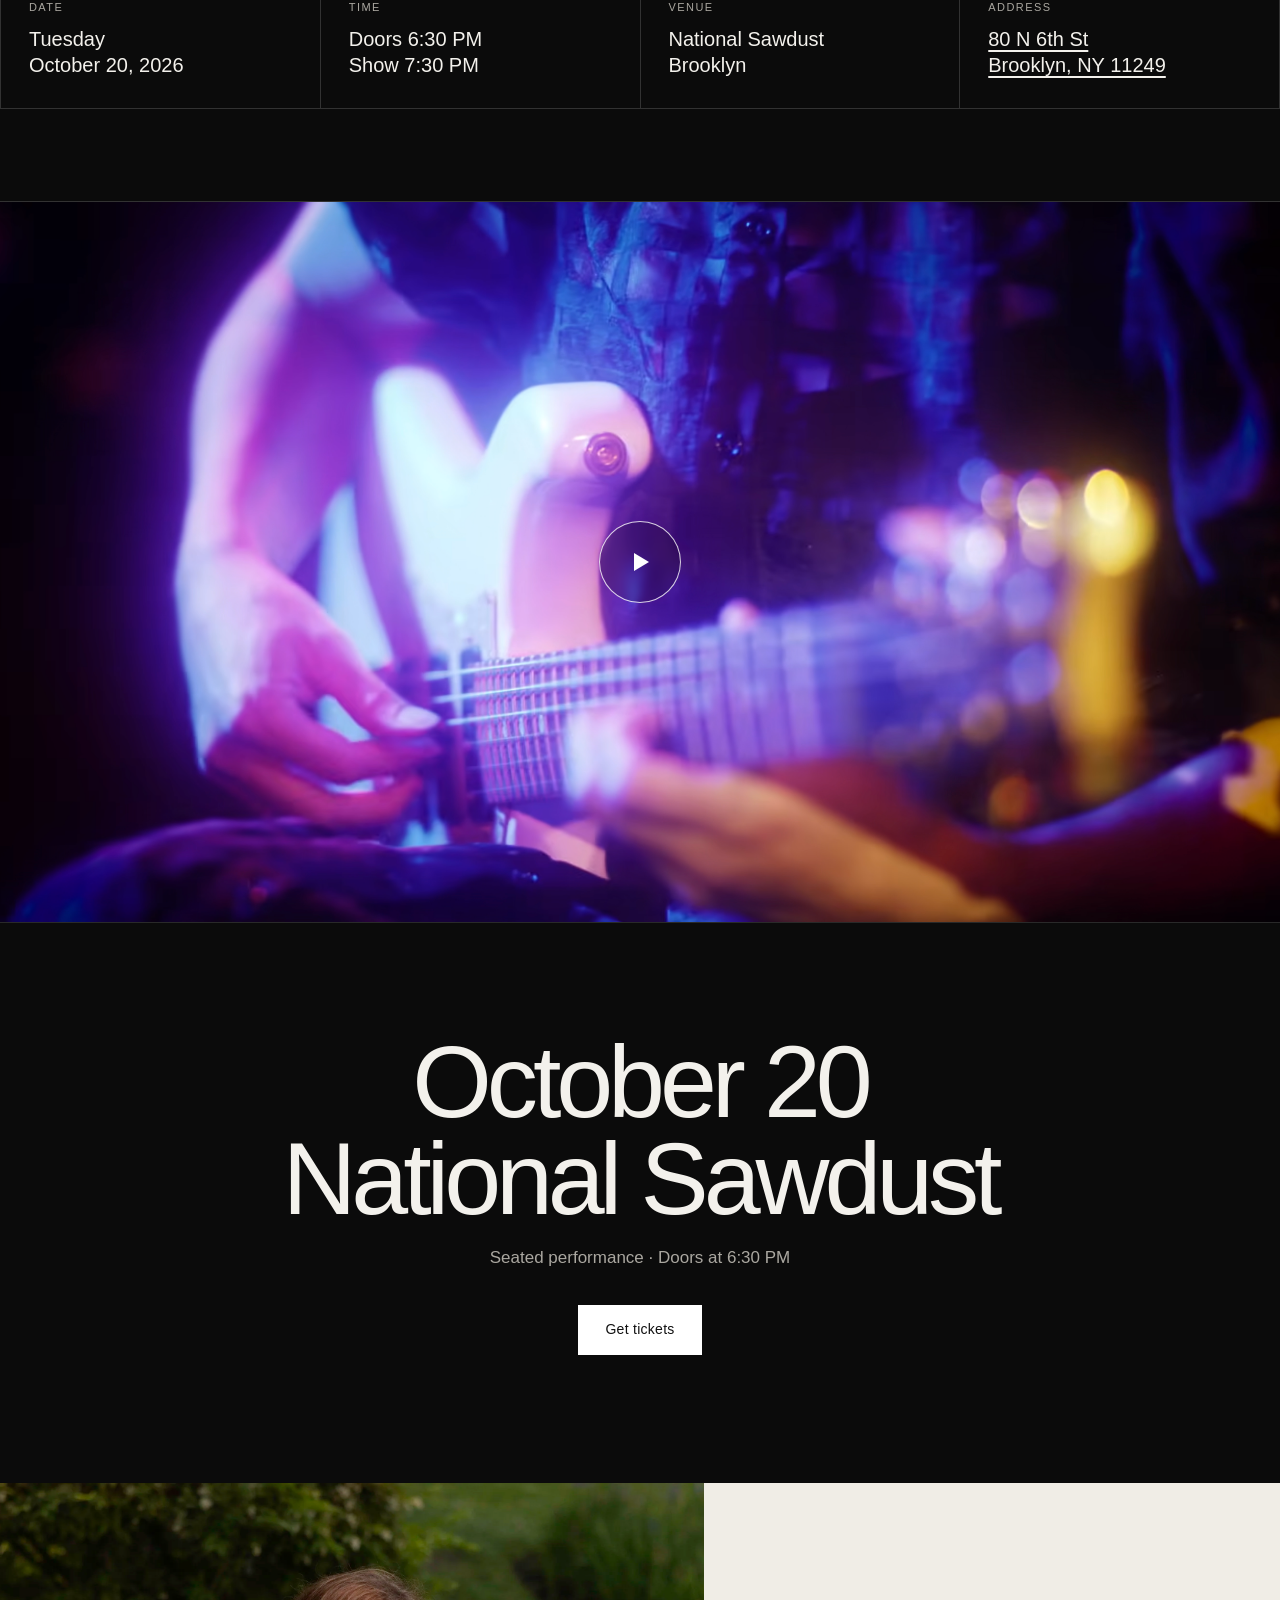
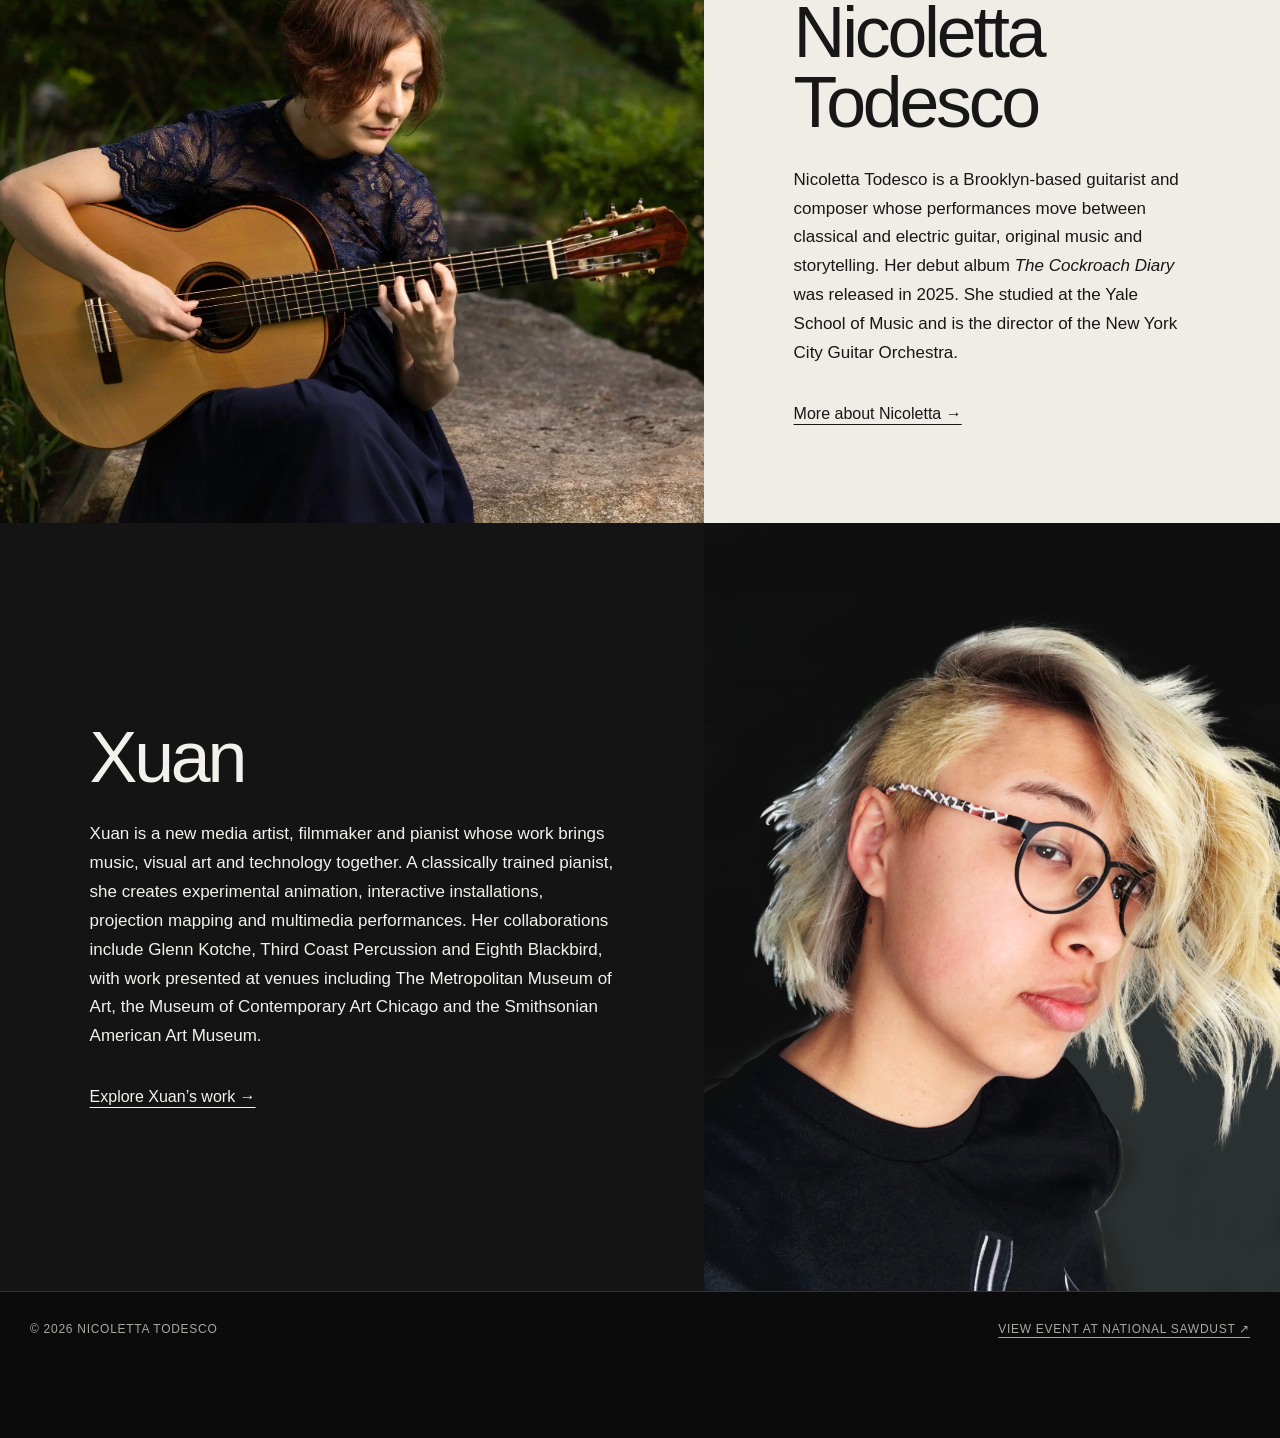
<file: national-sawdust.html>
<!doctype html>
<html lang="en">

<head>
  <meta charset="utf-8">
  <meta name="viewport" content="width=device-width, initial-scale=1">
  <meta name="theme-color" content="#0b0b0b">

  <title>Nicoletta Todesco — The Cockroach Diary Live at National Sawdust</title>
  <meta name="description"
    content="Nicoletta Todesco performs The Cockroach Diary live at National Sawdust in Brooklyn on October 20, 2026 — an immersive audiovisual performance with visuals by Xuan.">

  <!-- Change this if you use a different final URL -->
  <link rel="canonical" href="https://nicolettatodesco.org/national-sawdust">

  <!-- Open Graph / Facebook -->
  <meta property="og:type" content="website">
  <meta property="og:title" content="The Cockroach Diary — Live at National Sawdust">
  <meta property="og:description"
    content="October 20, 2026 · 7:30 PM · Brooklyn. An immersive audiovisual performance by Nicoletta Todesco with visuals by Xuan.">
  <meta property="og:url" content="https://nicolettatodesco.org/national-sawdust">
  <meta property="og:image" content="https://nicolettatodesco.org/images/promo-poster.jpg">
  <meta property="og:image:width" content="1280">
  <meta property="og:image:height" content="720">

  <link rel="apple-touch-icon" href="/apple-touch-icon.png">

  <!-- Event structured data -->
  <script type="application/ld+json">
  {
    "@context": "https://schema.org",
    "@type": "MusicEvent",
    "name": "Nicoletta Todesco: The Cockroach Diary",
    "description": "An immersive audiovisual performance of The Cockroach Diary, a song cycle for voice, classical guitar and electric guitar, with visuals by Xuan.",
    "startDate": "2026-10-20T19:30:00-04:00",
    "eventStatus": "https://schema.org/EventScheduled",
    "eventAttendanceMode": "https://schema.org/OfflineEventAttendanceMode",
    "location": {
      "@type": "Place",
      "name": "National Sawdust",
      "address": {
        "@type": "PostalAddress",
        "streetAddress": "80 North 6th Street",
        "addressLocality": "Brooklyn",
        "addressRegion": "NY",
        "postalCode": "11249",
        "addressCountry": "US"
      }
    },
    "performer": {
      "@type": "Person",
      "name": "Nicoletta Todesco",
      "url": "https://nicolettatodesco.org"
    },
    "image": [
      "https://nicolettatodesco.org/images/promo-poster.jpg"
    ],
    "offers": {
      "@type": "Offer",
      "url": "https://ci.ovationtix.com/36490/production/1280504",
      "availability": "https://schema.org/InStock"
    }
  }
  </script>

  <!-- Meta Pixel Code -->
  <script>
    !function (f, b, e, v, n, t, s) {
      if (f.fbq) return; n = f.fbq = function () {
        n.callMethod ?
          n.callMethod.apply(n, arguments) : n.queue.push(arguments)
      };
      if (!f._fbq) f._fbq = n; n.push = n; n.loaded = !0; n.version = '2.0';
      n.queue = []; t = b.createElement(e); t.async = !0;
      t.src = v; s = b.getElementsByTagName(e)[0];
      s.parentNode.insertBefore(t, s)
    }(window, document, 'script',
      'https://connect.facebook.net/en_US/fbevents.js');
    fbq('init', '2160778504854917');
    fbq('track', 'PageView');
  </script>
  <noscript><img height="1" width="1" style="display:none"
      src="https://www.facebook.com/tr?id=2160778504854917&ev=PageView&noscript=1" /></noscript>
  <!-- End Meta Pixel Code -->



  <style>
    :root {
      --bg: #0b0b0b;
      --panel: #131313;
      --text: #f3f1ec;
      --muted: #aaa7a0;
      --line: rgba(255, 255, 255, .16);
      --accent: #ff9f43;
      --max: 1220px;
    }

    * {
      box-sizing: border-box;
    }

    html {
      scroll-behavior: smooth;
    }

    body {
      margin: 0;
      background: var(--bg);
      color: var(--text);
      font-family: "Helvetica Neue", Helvetica, Arial, sans-serif;
      -webkit-font-smoothing: antialiased;
      line-height: 1.5;
    }

    a {
      color: inherit;
    }

    img {
      display: block;
      width: 100%;
    }

    .wrap {
      width: min(var(--max), calc(100% - 48px));
      margin: 0 auto;
    }

    .topbar {
      position: absolute;
      z-index: 5;
      top: 0;
      left: 0;
      width: 100%;
      padding: 24px 0;
    }

    .topbar__inner {
      display: flex;
      align-items: center;
      justify-content: space-between;
      gap: 24px;
    }

    .artist-link {
      text-decoration: none;
      text-transform: uppercase;
      letter-spacing: .12em;
      font-size: 13px;
      font-weight: 400;
    }

    .top-ticket {
      text-decoration: none;
      text-transform: uppercase;
      letter-spacing: .12em;
      font-size: 12px;
      border-bottom: 1px solid currentColor;
      padding-bottom: 3px;
    }

    .hero {
      min-height: 100svh;
      position: relative;
      display: grid;
      align-items: end;
      overflow: hidden;
      border-bottom: 1px solid var(--line);
    }

    .hero__image {
      position: absolute;
      inset: 0;
      width: 100%;
      height: 100%;
      object-fit: cover;
      object-position: center;
      opacity: .72;
      filter: saturate(.85) contrast(1.04);
    }

    .hero::after {
      content: "";
      position: absolute;
      inset: 0;
      background:
        linear-gradient(180deg, rgba(0, 0, 0, .2) 0%, rgba(0, 0, 0, .16) 32%, rgba(0, 0, 0, .86) 88%, #0b0b0b 100%),
        linear-gradient(90deg, rgba(0, 0, 0, .58), rgba(0, 0, 0, .05) 64%);
    }

    .hero__content {
      position: relative;
      z-index: 2;
      padding: 160px 0 76px;
      max-width: 980px;
    }

    .eyebrow {
      margin: 0 0 20px;
      text-transform: uppercase;
      letter-spacing: .16em;
      font-size: 13px;
      font-weight: 400;
    }

    h1 {
      font-size: clamp(58px, 9.5vw, 142px);
      line-height: .87;
      letter-spacing: -.055em;
      font-weight: 300;
      margin: 0;
      max-width: 1050px;
    }

    .hero__meta {
      margin-top: 34px;
      display: flex;
      flex-wrap: wrap;
      align-items: center;
      gap: 10px 22px;
      color: rgba(255, 255, 255, .82);
      font-size: clamp(16px, 1.6vw, 21px);
      font-weight: 300;
    }

    .hero__meta span+span::before {
      content: "·";
      margin-right: 22px;
      color: rgba(255, 255, 255, .5);
    }

    .cta-row {
      margin-top: 36px;
      display: flex;
      flex-wrap: wrap;
      gap: 12px;
    }

 .button {
  display: inline-flex;
  align-items: center;
  justify-content: center;

  min-height: 50px;
  padding: 0 26px;

  background: transparent;
  color: #fff;

  border: 1px solid rgba(255, 255, 255, .75);
  border-radius: 0;

  text-decoration: none;
  font-size: 14px;
  font-weight: 400;
  letter-spacing: .02em;

  transition:
    background-color .25s ease,
    color .25s ease,
    border-color .25s ease;
}

.button:hover {
  background: #fff;
  color: #111;
  border-color: #fff;
}


/* Primary CTA */
.button:not(.button--ghost) {
  background: #fff;
  color: #111;
  border-color: #fff;
}

.button:not(.button--ghost):hover {
  background: var(--accent);
  border-color: var(--accent);
  color: #111;
}


/* Secondary CTA */
.button--ghost {
  background: transparent;
  color: #fff;
  border-color: rgba(255, 255, 255, .55);
}

.button--ghost:hover {
  background: #fff;
  color: #111;
  border-color: #fff;
}
    .section {
      padding: 92px 0;
      border-bottom: 1px solid var(--line);
    }

    .intro-grid {
      display: grid;
      grid-template-columns: .72fr 1.28fr;
      gap: clamp(40px, 8vw, 120px);
      align-items: start;
    }

    .section-label {
      text-transform: uppercase;
      letter-spacing: .15em;
      font-size: 12px;
      color: var(--muted);
      margin: 7px 0 0;
    }

    .lead {
      margin: 0;
      font-size: clamp(28px, 4.2vw, 56px);
      line-height: 1.03;
      letter-spacing: -.035em;
      font-weight: 300;
    }

    .body-copy {
      max-width: 760px;
      margin-top: 38px;
      font-size: 18px;
      line-height: 1.7;
      color: #d4d1cb;
      font-weight: 300;
    }

    .body-copy p {
      margin: 0 0 1.25em;
    }

    .details {
      display: grid;
      grid-template-columns: repeat(4, 1fr);
      border-top: 1px solid var(--line);
      border-left: 1px solid var(--line);
      margin-top: 76px;
    }

    .detail {
      padding: 28px;
      min-height: 138px;
      border-right: 1px solid var(--line);
      border-bottom: 1px solid var(--line);
    }

    .detail small {
      display: block;
      color: var(--muted);
      text-transform: uppercase;
      letter-spacing: .13em;
      font-size: 11px;
      margin-bottom: 12px;
    }

    .detail strong {
      font-size: 20px;
      line-height: 1.25;
      font-weight: 400;
    }

    .detail a {
      text-underline-offset: 4px;
    }

    .visual-section {
      display: grid;
      grid-template-columns: 1.1fr .9fr;
      min-height: 640px;
    }

    .visual-section__image {
      min-height: 620px;
      background: #111;
    }

    .visual-section__image img {
      width: 100%;
      height: 100%;
      object-fit: cover;
      object-position: center;
    }

    .visual-section__copy {
      display: flex;
      flex-direction: column;
      justify-content: center;
      padding: 72px clamp(32px, 7vw, 100px);
      background: #f0ede6;
      color: #171717;
    }

    .visual-section__copy .section-label {
      color: #67635e;
    }

    .visual-section__copy h2 {
      margin: 18px 0 28px;
      font-size: clamp(42px, 5.6vw, 80px);
      line-height: .98;
      letter-spacing: -.045em;
      font-weight: 300;
    }

    .visual-section__copy p {
      margin: 0;
      max-width: 570px;
      font-size: 17px;
      line-height: 1.7;
      font-weight: 300;
    }

    .visual-section__copy a {
      margin-top: 34px;
      width: fit-content;
      color: #171717;
      text-underline-offset: 5px;
    }

    .visual-section--reverse .visual-section__copy {
      order: 1;
      background: #141414;
      color: var(--text);
    }

    .visual-section--reverse .visual-section__image {
      order: 2;
    }

    .visual-section--reverse .visual-section__copy .section-label {
      color: var(--muted);
    }

    .visual-section--reverse .visual-section__copy a {
      color: var(--text);
    }

    .final-cta {
      text-align: center;
      padding: 110px 24px 128px;
    }

    .final-cta h2 {
      margin: 0 auto 18px;
      font-size: clamp(48px, 8vw, 112px);
      line-height: .95;
      letter-spacing: -.05em;
      font-weight: 300;
    }

    .final-cta p {
      margin: 0 0 34px;
      color: var(--muted);
      font-size: 17px;
    }

    footer {
      border-top: 1px solid var(--line);
      padding: 28px 0 100px;
      color: var(--muted);
      font-size: 12px;
      letter-spacing: .06em;
      text-transform: uppercase;
    }

    .footer__inner {
      display: flex;
      align-items: center;
      justify-content: space-between;
      gap: 20px;
    }

    .footer__inner a {
      text-underline-offset: 4px;
    }

    .mobile-buy {
      display: none;
    }

    @media (max-width: 900px) {
      .hero {
        min-height: 88svh;
      }

      .hero__content {
        padding-bottom: 52px;
      }

      .intro-grid {
        grid-template-columns: 1fr;
        gap: 28px;
      }

      .details {
        grid-template-columns: repeat(2, 1fr);
      }

      .visual-section {
        grid-template-columns: 1fr;
      }

      .visual-section__image {
        min-height: 480px;
      }

      .visual-section__copy {
        padding: 64px 32px 72px;
      }

      .visual-section--reverse .visual-section__image {
        order: 1;
      }

      .visual-section--reverse .visual-section__copy {
        order: 2;
      }
    }

    @media (max-width: 620px) {
      .wrap {
        width: min(100% - 32px, var(--max));
      }

      .topbar {
        padding-top: 18px;
      }

      .top-ticket {
        display: none;
      }

      .artist-link {
        font-size: 11px;
      }

      .hero {
        min-height: 82svh;
        align-items: end;
      }

      .hero__image {
        object-position: 52% center;
      }

      .hero__content {
        padding: 130px 0 46px;
      }

      h1 {
        font-size: clamp(54px, 17vw, 86px);
        line-height: .9;
      }

      .hero__meta {
        display: grid;
        gap: 4px;
        margin-top: 24px;
        font-size: 16px;
      }

      .hero__meta span+span::before {
        display: none;
      }

      .cta-row {
        margin-top: 26px;
      }

      .button {
        width: 100%;
      }

      .section {
        padding: 66px 0;
      }

      .lead {
        font-size: 36px;
      }

      .body-copy {
        margin-top: 26px;
        font-size: 17px;
      }

      .details {
        grid-template-columns: 1fr;
        margin-top: 52px;
      }

      .detail {
        min-height: 0;
      }

      .visual-section__image {
        min-height: 360px;
      }

      .visual-section__copy h2 {
        font-size: 48px;
      }

      .final-cta {
        padding: 78px 18px 110px;
      }

      .final-cta h2 {
        font-size: 58px;
      }

      .footer__inner {
        align-items: flex-start;
        flex-direction: column;
      }

      .mobile-buy {
        display: block;
        position: fixed;
        left: 12px;
        right: 12px;
        bottom: max(12px, env(safe-area-inset-bottom));
        z-index: 20;
        text-align: center;
        padding: 16px 20px;
        background: var(--accent);
        color: #111;
        text-decoration: none;
        text-transform: uppercase;
        letter-spacing: .13em;
        font-size: 12px;
        font-weight: 700;
        box-shadow: 0 8px 35px rgba(0, 0, 0, .45);
      }
    }

    @media (prefers-reduced-motion: reduce) {
      html {
        scroll-behavior: auto;
      }

      * {
        transition: none !important;
      }
    }

    /* CINEMATIC VIDEO */

    .cinematic-video {
      width: 100%;
      padding: 0;
      background: #000;
      border-bottom: 1px solid var(--line);
    }

    .cinematic-video__frame {
      position: relative;
      width: 100%;
      aspect-ratio: 16 / 9;
      overflow: hidden;
      background: #000;
    }

    .cinematic-video__frame iframe {
      position: absolute;
      inset: 0;
      width: 100%;
      height: 100%;
      border: 0;
      display: block;
    }

    .cinematic-video {
      width: 100%;
      background: #000;
      border-bottom: 1px solid var(--line);
    }

    .cinematic-video__player {
      position: relative;
      width: 100%;
      aspect-ratio: 16 / 9;
      background: #000;
      overflow: hidden;
    }

    .cinematic-video__poster {
      position: absolute;
      inset: 0;
      width: 100%;
      height: 100%;
      padding: 0;
      border: 0;
      cursor: pointer;
      background: #000;
    }

    .cinematic-video__poster img {
      width: 100%;
      height: 100%;
      object-fit: cover;
      display: block;
      transition: transform .6s ease, opacity .3s ease;
    }

    .cinematic-video__poster:hover img {
      transform: scale(1.015);
      opacity: .9;
    }


    /* Minimal play button */

    .cinematic-video__play {
      position: absolute;
      left: 50%;
      top: 50%;
      transform: translate(-50%, -50%);

      width: 82px;
      height: 82px;

      border: 1px solid rgba(255, 255, 255, .8);
      border-radius: 50%;

      display: flex;
      align-items: center;
      justify-content: center;

      background: rgba(0, 0, 0, .18);
      backdrop-filter: blur(4px);

      transition: transform .2s ease, background .2s ease;
    }

    .cinematic-video__poster:hover .cinematic-video__play {
      transform: translate(-50%, -50%) scale(1.08);
      background: rgba(0, 0, 0, .35);
    }

    .cinematic-video__triangle {
      width: 0;
      height: 0;

      border-top: 9px solid transparent;
      border-bottom: 9px solid transparent;
      border-left: 15px solid white;

      margin-left: 4px;
    }


    /* YouTube iframe after clicking */

    .cinematic-video__player iframe {
      position: absolute;
      inset: 0;
      width: 100%;
      height: 100%;
      border: 0;
    }
  </style>



</head>


<body>

  <header class="topbar">
    <div class="wrap topbar__inner">
      <a class="artist-link" href="https://nicolettatodesco.org">Nicoletta Todesco</a>
      <a class="top-ticket ticket-link" href="https://ci.ovationtix.com/36490/production/1280504">Buy tickets ↗</a>
    </div>
  </header>

  <main>
    <section class="hero" aria-labelledby="event-title">
      <img class="hero__image" src="images/promo-poster.jpg" alt="Visual artwork from The Cockroach Diary">
      <div class="wrap hero__content">
        <p class="eyebrow">Live at National Sawdust</p>
        <h1 id="event-title">The Cockroach Diary</h1>

        <div class="hero__meta" aria-label="Event details">
          <span>October 20, 2026</span>
          <span>7:30 PM</span>
          <span>Brooklyn, NY</span>
        </div>

        <div class="cta-row">
          <a class="button ticket-link" href="https://ci.ovationtix.com/36490/production/1280504">Buy tickets</a>
          <a class="button button--ghost" href="#about-show">About the show</a>
        </div>
      </div>
    </section>

    <section class="section" id="about-show">
      <div class="wrap">
        <div class="intro-grid">
          <p class="section-label">The performance</p>
          <div>
            <p class="lead">An immersive collision of music, theater and moving image, where artistic anxiety takes the form of an unlikely companion</p>

  <p><em>The Cockroach Diary</em> is a song cycle for voice, classical guitar and electric guitar. Through theatrical interludes and surreal conversations with a <em>Periplaneta americana</em>—a symbol of the insecurities, fears and nightmares that haunt an artist—the work explores vulnerability, resilience and artistic identity through contemporary classical music, storytelling, noise and humor.</p>

<p>For its National Sawdust performance, <em>The Cockroach Diary</em> expands into an immersive audiovisual work. Created in collaboration with new media artist and filmmaker <a href="https://www.xuanfilms.com/" target="_blank" rel="noopener">Xuan</a>, the performance transforms the stage into a shifting dreamscape in which sound, image and theatrical gesture become part of the same world.</p>
              <p><a href="https://nicolettatodesco.bandcamp.com/album/the-cockroach-diary" target="_blank"
                  style="color: rgb(211, 146, 48);">Listen to the album on Bandcamp</a></p>

            </div>
          </div>
        </div>

        <div class="details">
          <div class="detail">
            <small>Date</small>
            <strong>Tuesday<br>October 20, 2026</strong>
          </div>
          <div class="detail">
            <small>Time</small>
            <strong>Doors 6:30 PM<br>Show 7:30 PM</strong>
          </div>
          <div class="detail">
            <small>Venue</small>
            <strong>National Sawdust<br>Brooklyn</strong>
          </div>
          <div class="detail">
            <small>Address</small>
            <strong><a
                href="https://www.google.com/maps/search/?api=1&query=National+Sawdust+80+North+6th+Street+Brooklyn+NY+11249"
                target="_blank" rel="noopener">80 N 6th St<br>Brooklyn, NY 11249</a></strong>
          </div>
        </div>
      </div>
    </section>


    <section class="cinematic-video" aria-label="The Cockroach Diary video">

      <div class="cinematic-video__player" id="video-player">

        <button class="cinematic-video__poster" id="video-play" aria-label="Play The Cockroach Diary video">

          <img src="images/video-poster.jpg" alt="Nicoletta Todesco performing The Cockroach Diary">

          <span class="cinematic-video__play">
            <span class="cinematic-video__triangle"></span>
          </span>

        </button>

      </div>

    </section>


    <section class="final-cta">
      <!-- <p class="section-label">One night in Brooklyn</p> -->
      <h2>October 20<br>National Sawdust</h2>
      <p>Seated performance · Doors at 6:30 PM</p>
      <a class="button ticket-link" href="https://ci.ovationtix.com/36490/production/1280504">Get tickets</a>
    </section>


    <section class="visual-section" aria-labelledby="about-nicoletta">
      <div class="visual-section__image">
        <img src="images/nikiguitar2.jpeg" alt="Nicoletta Todesco playing classical guitar">
      </div>
      <div class="visual-section__copy">
        <!-- <p class="section-label">Nicoletta Todesco</p> -->
        <h2 id="about-nicoletta">Nicoletta Todesco</h2>
        <p>Nicoletta Todesco is a Brooklyn-based guitarist and composer whose performances move between classical
          and
          electric guitar, original music and storytelling. Her debut album <em>The Cockroach Diary</em> was
          released in
          2025. She studied at the Yale School of Music and is the director of the New York City Guitar Orchestra.
        </p>
        <a href="https://nicolettatodesco.org">More about Nicoletta →</a>
      </div>
    </section>

    <section class="visual-section visual-section--reverse" aria-labelledby="about-xuan">
      <div class="visual-section__image">
        <img src="images/Xuan_headshot_black.jpg" alt="Xuan, new media artist, filmmaker and pianist">
      </div>
      <div class="visual-section__copy">
        <!-- <p class="section-label">Visuals by Xuan</p> -->
        <h2 id="about-xuan">Xuan</h2>
        <p>Xuan is a new media artist, filmmaker and pianist whose work brings music, visual art and technology
          together. A classically trained pianist, she creates experimental animation, interactive installations,
          projection mapping and multimedia performances. Her collaborations include Glenn Kotche, Third Coast
          Percussion and Eighth Blackbird, with work presented at venues including The Metropolitan Museum of Art,
          the
          Museum of Contemporary Art Chicago and the Smithsonian American Art Museum.</p>
        <a href="https://www.xuanfilms.com/" target="_blank" rel="noopener">Explore Xuan’s work →</a>
      </div>
    </section>


  </main>

  <footer>
    <div class="wrap footer__inner">
      <span>© 2026 Nicoletta Todesco</span>
      <a href="https://www.nationalsawdust.org/event/nicoletta-todesco-the-cockroach-diary" target="_blank"
        rel="noopener">View event at National Sawdust ↗</a>
    </div>
  </footer>

  <a class="mobile-buy ticket-link" href="https://ci.ovationtix.com/36490/production/1280504">Buy tickets</a>

  <!-- <script>
    document.querySelectorAll('.ticket-link').forEach(function (link) {
      link.addEventListener('click', function () {
        if (typeof fbq === 'function') {
          fbq('track', 'InitiateCheckout');
        }
      });
    });
  </script> -->

  <script>
    const videoPlay = document.getElementById('video-play');
    const videoPlayer = document.getElementById('video-player');

    videoPlay.addEventListener('click', function () {
      videoPlayer.innerHTML = `
      <iframe
        src="https://www.youtube-nocookie.com/embed/MdStKeBqMh8?autoplay=1&rel=0&cc_load_policy=0"
        title="MA-MA from The Cockroach Diary by Nicoletta Todesco"
        allow="autoplay; encrypted-media; picture-in-picture"
        allowfullscreen>
      </iframe>
    `;
    });
  </script>


</body>

</html>
</file>
<file: styles.css>
/* ========================================
   Nicoletta Todesco
   Concert-poster aesthetic:
   near-black, amber accent, condensed display
   ======================================== */

/* Typography: Helvetica headings; native system sans-serif body.
   No font downloads are required by this stylesheet. */

*,
*::before,
*::after {
  margin: 0;
  padding: 0;
  box-sizing: border-box;
}

:root {
  --ink:       #ffffff;
  --ink-mid:   rgba(255, 255, 255, 0.72);
  --ink-dim:   rgba(255, 255, 255, 0.56);
  --ink-faint: rgba(255, 255, 255, 0.48);
  --rule:      rgba(255, 255, 255, 0.14);
  --accent:      #ff9f43;
  --bg:        #14161d;
  --bg-deep:   #1b1e28;
  --bg-dark:   #0b0d12;
  --heading: "Helvetica Neue", Helvetica, Arial, sans-serif;
  --body: -apple-system, BlinkMacSystemFont, "Segoe UI", Roboto, "Helvetica Neue", Arial, sans-serif;
}

::selection {
  background: var(--accent);
  color: var(--bg-dark);
}

/* One keyboard-focus style everywhere, in the accent rather than the
   browser's default blue */
:focus-visible {
  outline: 2px solid var(--accent);
  outline-offset: 3px;
}

html {
  scroll-behavior: smooth;
}

body {
  font-family: var(--body);
  font-weight: 400;
  font-size: 16px;
  letter-spacing: 0;
  color: var(--ink);
  background: var(--bg);
  line-height: 1.65;
  -webkit-font-smoothing: antialiased;
  -moz-osx-font-smoothing: grayscale;
}

a {
  color: inherit;
  text-decoration: none;
}

img {
  max-width: 100%;
  height: auto;
  display: block;
}

.container {
  max-width: 1200px;
  margin: 0 auto;
  padding: 0 5vw;
}

/* ========================================
   BUTTONS — solid amber primary, ghost secondary
   ======================================== */

.btn {
  display: inline-block;
  padding: 15px 32px;
  font-family: var(--body);
  font-size: 13px;
  font-weight: 600;
  letter-spacing: 0.2em;
  text-transform: uppercase;
  color: var(--bg-dark);
  background: var(--accent);
  border: 2px solid var(--accent);
  border-radius: 0;
  cursor: pointer;
  transition: background 0.15s linear, color 0.15s linear, border-color 0.15s linear;
}

.btn:hover {
  background: transparent;
  color: var(--accent);
}

.btn--outline {
  background: transparent;
  color: var(--ink);
  border-color: var(--ink);
}

.btn--outline:hover {
  background: var(--ink);
  color: var(--bg-dark);
  border-color: var(--ink);
}

/* ========================================
   PLACEHOLDERS (replace with real images)
   ======================================== */

.placeholder {
  background: var(--bg-deep);
  display: flex;
  align-items: center;
  justify-content: center;
  color: var(--ink-dim);
  font-family: var(--body);
  font-size: 11px;
  font-weight: 400;
  letter-spacing: 0.15em;
  text-transform: uppercase;
  text-align: center;
  width: 100%;
  overflow: hidden;
}

.placeholder::after {
  content: attr(data-label);
}

.placeholder--portrait  { aspect-ratio: 3 / 4; }
.placeholder--square    { aspect-ratio: 1; }
.placeholder--landscape { aspect-ratio: 4 / 3; }
.placeholder--video     { aspect-ratio: 16 / 9; }
.placeholder--wide      { aspect-ratio: 21 / 9; }

/* ========================================
   HEADER — transparent over hero,
   solid after scroll
   ======================================== */

.header {
  position: fixed;
  top: 0;
  left: 0;
  width: 100%;
  z-index: 100;
  background: transparent;
  border-bottom: 1px solid transparent;
  transition: background 0.3s ease, border-color 0.3s ease;
}

.header--scrolled {
  background: rgba(11, 13, 18, 0.92);
  backdrop-filter: blur(12px);
  -webkit-backdrop-filter: blur(12px);
  border-bottom: 1px solid var(--rule);
}

.header__inner {
  max-width: 1600px;
  margin: 0 auto;
  padding: 0 5vw;
  height: 72px;
  display: flex;
  align-items: center;
  justify-content: space-between;
  gap: 2rem;
}

.header__name {
  font-family: var(--heading);
  font-size: 22px;
  font-weight: 200;
  letter-spacing: 0.05em;
  text-transform: uppercase;
  white-space: nowrap;
  color: var(--accent);
  transition: color 0.15s ease-in-out;
}

.header__name:hover {
  color: var(--ink);
}

.header__nav {
  display: flex;
  gap: 2.5rem;
}

.header__nav a {
  font-family: var(--heading);
  font-size: 13px;
  font-weight: 200;
  letter-spacing: 2px;
  text-transform: uppercase;
  color: var(--ink-dim);
  transition: color 0.1s ease-in-out;
}

.header__nav a:hover {
  color: var(--accent);
}

.header__socials {
  display: flex;
  gap: 1rem;
  align-items: center;
}

.header__socials a {
  color: var(--ink-dim);
  transition: color 0.1s ease-in-out;
  display: flex;
  align-items: center;
}

.header__socials a:hover {
  color: var(--accent);
}

/* Hamburger */
.header__toggle {
  display: none;
  flex-direction: column;
  justify-content: center;
  gap: 6px;
  width: 28px;
  height: 28px;
  background: none;
  border: none;
  cursor: pointer;
  padding: 0;
  z-index: 101;
}

.header__toggle span {
  display: block;
  width: 100%;
  height: 1px;
  background: var(--ink);
  transition: transform 0.3s, opacity 0.3s;
}

.header__toggle.active span:first-child {
  transform: rotate(45deg) translate(2.5px, 2.5px);
}

.header__toggle.active span:last-child {
  transform: rotate(-45deg) translate(2.5px, -2.5px);
}

/* Mobile Menu */
.mobile-menu {
  position: fixed;
  inset: 0;
  background: var(--bg-deep);
  z-index: 99;
  display: flex;
  flex-direction: column;
  align-items: center;
  justify-content: center;
  gap: 3rem;
  opacity: 0;
  visibility: hidden;
  transition: opacity 0.4s, visibility 0.4s;
}

.mobile-menu.active {
  opacity: 1;
  visibility: visible;
}

.mobile-menu__nav {
  display: flex;
  flex-direction: column;
  align-items: center;
  gap: 1.5rem;
}

.mobile-menu__nav a {
  font-family: var(--heading);
  font-size: clamp(38px, 12vw, 56px);
  font-weight: 400;
  letter-spacing: 0.02em;
  text-transform: uppercase;
  line-height: 1.05;
  color: var(--ink);
  transition: color 0.15s ease-in-out;
}

.mobile-menu__nav a:hover,
.mobile-menu__nav a:active {
  color: var(--accent);
}

.mobile-menu__socials {
  display: flex;
  gap: 1.5rem;
}

.mobile-menu__socials a {
  font-family: var(--body);
  font-size: 12px;
  letter-spacing: 0.15em;
  text-transform: uppercase;
  color: var(--ink-dim);
}

/* ========================================
   HERO — full-screen album art
   ======================================== */

.hero {
  position: relative;
  min-height: 100vh;
  min-height: 100svh;
  display: flex;
  align-items: center;
  justify-content: center;
  text-align: center;
  padding: 88px 5vw max(16px, env(safe-area-inset-bottom));
  background: var(--bg-dark);
  overflow: hidden;
}

/* The promo loop. Its own frame is near-black at the edges, so it needs
   no bleed treatment — it meets the page background on its own. The
   poster carries first paint until the clip is ready. */
.hero__video {
  position: absolute;
  inset: 0;
  z-index: 0;
  width: 100%;
  height: 100%;
  object-fit: cover;
  pointer-events: none;
}

/* Scrim: only enough to seat the header at the top and the title at
   the bottom. The video stays legible through the middle. */
.hero::after {
  content: '';
  position: absolute;
  inset: 0;
  z-index: 1;
  pointer-events: none;
  background: linear-gradient(to bottom,
      rgba(11, 13, 18, 0.62) 0%,
      rgba(11, 13, 18, 0.06) 18%,
      rgba(11, 13, 18, 0) 36%,
      rgba(11, 13, 18, 0.44) 60%,
      rgba(11, 13, 18, 0.78) 100%);
}

/* Portrait crops the wide clip hard, so the bright centre of the frame
   lands right behind the title — it needs a heavier scrim than desktop. */
@media (max-width: 700px) {
  .hero::after {
    background: linear-gradient(to bottom,
        rgba(11, 13, 18, 0.66) 0%,
        rgba(11, 13, 18, 0.12) 18%,
        rgba(11, 13, 18, 0.08) 32%,
        rgba(11, 13, 18, 0.64) 58%,
        rgba(11, 13, 18, 0.9) 100%);
  }
}

.hero__inner {
  position: relative;
  z-index: 2;
  max-width: 1000px;
  width: 100%;
}

.hero__title {
  font-family: var(--heading);
  font-size: clamp(48px, min(12vw, 16svh), 150px);
  font-weight: 200;
  letter-spacing: -0.02em;
  line-height: 0.95;
  text-transform: uppercase;
  text-wrap: balance;
  color: var(--ink);
  margin-bottom: clamp(12px, 2.5svh, 24px);
  text-shadow: 0 4px 40px rgba(0, 0, 0, 0.7);
}

/* Supports both the class-based hero and the earlier inline-styled HTML.
   Important declarations below only override those earlier inline styles. */
.hero__inner > p:not(.hero__title):not(.hero__credit) {
  font-family: var(--heading);
  font-size: clamp(18px, min(3vw, 3.5svh), 28px) !important;
  font-weight: 200;
  line-height: 1.3 !important;
  max-width: 720px;
  margin: 0 auto clamp(10px, 2svh, 20px) !important;
  text-wrap: balance;
  text-shadow: 0 2px 14px rgba(0, 0, 0, 0.9);
}

.hero__inner > p:has(time) {
  font-size: 16px !important;
  letter-spacing: 0.05em;
}

.hero__inner > p:not(.hero__title) a {
  color: inherit;
  text-decoration: none !important;
  transition: color 0.2s ease;
}

.hero__inner > p:not(.hero__title) a:hover,
.hero__inner > p:not(.hero__title) a:focus-visible {
  color: var(--accent);
}

.hero__credit {
  font-family: var(--body);
  font-size: 12px;
  font-weight: 400;
  letter-spacing: 0.15em;
  text-transform: uppercase;
  color: var(--ink-mid);
  margin-top: 28px;
  text-shadow: 0 1px 14px rgba(0, 0, 0, 0.9);
}

.hero__buttons {
  display: flex;
  flex-direction: column;
  align-items: center;
  gap: 14px;
}

.hero__buttons .btn {
  min-width: 260px;
  text-align: center;
}

.hero__buttons .btn--outline {
  background: rgba(11, 13, 18, 0.45);
  backdrop-filter: blur(4px);
  -webkit-backdrop-filter: blur(4px);
}

.hero__buttons .btn--outline:hover {
  background: var(--ink);
}

/* Tertiary to the two CTAs above it: a control, not a third button */
.hero__watch {
  display: inline-flex;
  align-items: center;
  gap: 11px;
  margin-top: clamp(10px, 2svh, 22px);
  padding: 6px 2px;
  background: none;
  border: none;
  cursor: pointer;
  font-family: var(--body);
  font-size: 12px;
  font-weight: 500;
  letter-spacing: 0.2em;
  text-transform: uppercase;
  color: var(--ink);
  text-shadow: 0 1px 14px rgba(0, 0, 0, 0.9);
  transition: color 0.15s ease-in-out;
}

.hero__watch svg {
  flex-shrink: 0;
  color: var(--accent);
  transition: transform 0.15s ease-in-out;
  filter: drop-shadow(0 1px 8px rgba(0, 0, 0, 0.7));
}

.hero__watch:hover,
.hero__watch:focus-visible {
  color: var(--accent);
}

.hero__watch:hover svg {
  transform: scale(1.12);
}

/* ========================================
   PROMO VIDEO POP-UP
   ======================================== */

.video-modal {
  width: min(1100px, calc(100vw - 40px));
  max-height: calc(100vh - 40px);
  margin: auto;
  padding: 0;
  border: none;
  background: transparent;
  overflow: visible;
}

.video-modal::backdrop {
  background: rgba(5, 6, 9, 0.92);
  backdrop-filter: blur(4px);
  -webkit-backdrop-filter: blur(4px);
}

.video-modal__frame {
  position: relative;
  aspect-ratio: 16 / 9;
  width: 100%;
  background: #000;
  border: 1px solid var(--rule);
  overflow: hidden;
}

.video-modal__frame video {
  width: 100%;
  height: 100%;
  display: block;
  object-fit: contain;
}

.video-modal__close {
  position: absolute;
  top: -42px;
  right: 0;
  background: none;
  border: none;
  padding: 4px 8px;
  font-family: var(--body);
  font-size: 30px;
  font-weight: 400;
  line-height: 1;
  color: var(--ink-dim);
  cursor: pointer;
  transition: color 0.2s;
  z-index: 1;
}

.video-modal__close:hover,
.video-modal__close:focus-visible {
  color: var(--accent);
}

@media (max-width: 700px) {
  .video-modal {
    width: calc(100vw - 24px);
  }

  .video-modal__close {
    top: -38px;
    font-size: 26px;
  }
}

/* ========================================
   PULL QUOTES
   ======================================== */

.quote-block {
  padding: 110px 0;
}

.quote-block--dark {
  background: var(--bg-dark);
}

.pull-quote {
  max-width: 760px;
  margin: 0 auto;
  text-align: center;
  position: relative;
}

/* .pull-quote::before {
  content: '';
  display: block;
  width: 56px;
  height: 3px;
  background: var(--accent);
  margin: 0 auto 40px;
} */

.pull-quote p {
  font-family: var(--heading);
  font-size: clamp(21px, 3vw, 28px);
  font-weight: 200;
  line-height: 1.4;
  text-wrap: balance;
  color: var(--ink);
  margin-bottom: 24px;
}

.pull-quote cite {
  font-family: var(--body);
  font-size: 12px;
  font-style: normal;
  font-weight: 500;
  color: var(--accent);
  letter-spacing: 0.2em;
  text-transform: uppercase;
}

.pull-quote--light p    { color: var(--ink); }
.pull-quote--light cite { color: var(--ink-faint); }

.pull-quote--secondary {
  margin-top: 72px;
}

/* ========================================
   ABOUT
   ======================================== */

.about {
  padding: 110px 0;
}

.about__layout {
  display: grid;
  grid-template-columns: 1.5fr 1fr;
  gap: 80px;
  align-items: start;
}

.about__photo img,
.contact__image img {
  width: 100%;
  object-fit: cover;
}

.about__text p {
  font-family: var(--body);
  font-size: 16px;
  font-weight: 400;
  color: var(--ink-mid);
  line-height: 1.75;
  margin-bottom: 20px;
}

.about__lead {
  font-family: var(--body) !important;
  font-size: 19px !important;
  font-weight: 400 !important;
  color: var(--ink) !important;
  line-height: 1.75 !important;
  margin-bottom: 28px !important;
}

/* ========================================
   HIGHLIGHTS / AWARDS
   ======================================== */

.highlights {
  padding: 100px 0;
}

.highlights__grid {
  display: grid;
  grid-template-columns: repeat(3, 1fr);
  gap: 48px;
}

.highlight {
  padding-top: 24px;
  border-top: 1px solid var(--rule);
}

.highlight__year {
  display: inline-block;
  font-family: var(--body);
  font-size: 11px;
  font-weight: 400;
  letter-spacing: 0.15em;
  text-transform: uppercase;
  color: var(--ink-dim);
  margin-bottom: 16px;
}

.highlight h3 {
  font-family: var(--heading);
  font-size: 30px;
  font-weight: 400;
  letter-spacing: 0.01em;
  text-transform: uppercase;
  line-height: 1.05;
  margin-bottom: 10px;
  color: var(--ink);
}

.highlight p {
  font-family: var(--body);
  font-size: 15px;
  font-weight: 400;
  color: var(--ink-mid);
  line-height: 1.7;
}

.highlight em {
  font-style: italic;
}

/* ========================================
   SECTION TITLE — big condensed uppercase
   ======================================== */

.section-title {
  font-family: var(--heading);
  font-size: clamp(40px, 5vw, 62px);
  font-weight: 200;
  line-height: 0.95;
  letter-spacing: 0.01em;
  text-transform: uppercase;
  color: var(--ink);
  text-align: center;
  margin-bottom: 56px;
}

/* .section-title::after {
  content: '';
  display: block;
  width: 60px;
  height: 4px;
  background: var(--accent);
  margin: 26px auto 0;
} */

/* ========================================
   ALBUM
   ======================================== */

.album {
  padding: 110px 0;
  background: var(--bg-deep);
}

.album__layout {
  display: grid;
  grid-template-columns: 380px 1fr;
  gap: 80px;
  align-items: start;
}

.album__cover img {
  width: 100%;
  border: 1px solid var(--rule);
}

.album__title {
  font-family: var(--heading);
  font-size: clamp(38px, 5vw, 60px);
  font-weight: 200;
  letter-spacing: 0.01em;
  text-transform: uppercase;
  line-height: 0.95;
  margin-bottom: 24px;
}

.album__desc {
  font-family: var(--body);
  font-size: 16px;
  font-weight: 400;
  color: var(--ink-mid);
  line-height: 1.7;
  margin-bottom: 14px;
}

.album__credit {
  font-family: var(--body);
  font-size: 13px;
  font-weight: 400;
  color: var(--ink-dim);
  letter-spacing: 0.04em;
  margin-bottom: 40px;
}

.album__tracks {
  list-style: none;
  counter-reset: track;
  max-width: 480px;
  margin-bottom: 44px;
}

.album__tracks li {
  counter-increment: track;
  display: flex;
  align-items: baseline;
  gap: 18px;
  font-family: var(--body);
  font-size: 15px;
  font-weight: 200;
  color: var(--ink-mid);
  padding: 7px 0;
}

.album__tracks li::before {
  content: counter(track, decimal-leading-zero);
  font-size: 12px;
  font-weight: 200;
  letter-spacing: 0.1em;
  color: var(--accent);
}

.album__track-time {
  margin-left: auto;
  font-size: 12px;
  letter-spacing: 0.08em;
  color: var(--ink-faint);
}

.album__track-name {
  background: none;
  border: none;
  padding: 0;
  font: inherit;
  color: inherit;
  text-align: left;
  cursor: pointer;
  text-decoration: underline;
  text-decoration-style: dotted;
  text-decoration-color: var(--ink-faint);
  text-underline-offset: 3px;
  transition: color 0.2s, text-decoration-color 0.2s;
}

.album__track-name:hover,
.album__track-name:focus-visible {
  color: var(--accent);
  text-decoration-color: var(--accent);
}

.album__tracks-hint {
  font-family: var(--body);
  font-size: 12px;
  font-weight: 400;
  letter-spacing: 0.08em;
  color: var(--ink-faint);
  margin: -32px 0 44px;
}

/* Lyrics pop-up */
.lyrics-modal {
  margin: auto;
  width: min(560px, calc(100vw - 40px));
  max-height: min(80vh, 640px);
  padding: 0;
  border: 1px solid var(--rule);
  background: var(--bg-deep);
  color: var(--ink);
  overflow: hidden;
}

.lyrics-modal[open] {
  display: flex;
  flex-direction: column;
}

.lyrics-modal::backdrop {
  background: rgba(5, 6, 9, 0.82);
  backdrop-filter: blur(3px);
  -webkit-backdrop-filter: blur(3px);
}

.lyrics-modal__inner {
  padding: 40px 36px 44px;
  overflow-y: auto;
}

.lyrics-modal__close {
  position: absolute;
  top: 10px;
  right: 14px;
  background: none;
  border: none;
  padding: 6px;
  font-family: var(--body);
  font-size: 24px;
  font-weight: 400;
  line-height: 1;
  color: var(--ink-dim);
  cursor: pointer;
  transition: color 0.2s;
}

.lyrics-modal__close:hover {
  color: var(--accent);
}

.lyrics-modal__title {
  font-family: var(--heading);
  font-size: 20px;
  font-weight: 200;
  letter-spacing: 0.02em;
  line-height: 1.05;
  text-transform: uppercase;
  color: var(--accent);
  margin-bottom: 24px;
}

.lyrics-modal__body {
  font-family: var(--body);
  font-size: 15px;
  font-weight: 200;
  line-height: 1.75;
  color: var(--ink-mid);
}

.lyrics-modal__body p {
  margin-bottom: 1.4em;
}

.lyrics-modal__body p:last-child {
  margin-bottom: 0;
}

@media (max-width: 640px) {
  .lyrics-modal__inner {
    padding: 32px 24px 36px;
  }
}

.album__links {
  display: flex;
  gap: 28px;
}

.album__links a {
  font-family: var(--body);
  font-size: 13px;
  font-weight: 400;
  letter-spacing: 0.2em;
  text-transform: uppercase;
  color: var(--ink-dim);
  border-bottom: 1px solid var(--rule);
  padding-bottom: 4px;
  transition: color 0.1s ease-in-out, border-color 0.1s ease-in-out;
}

.album__links a:hover {
  color: var(--accent);
  border-color: var(--accent);
}

/* ========================================
   PROJECTS
   ======================================== */

.projects {
  padding: 110px 0;
}

.projects__grid {
  display: grid;
  grid-template-columns: repeat(3, 1fr);
  gap: 40px;
}

.project {
  display: block;
  color: inherit;
}

.project .placeholder,
.project img {
  margin-bottom: 20px;
  transition: opacity 0.3s ease;
}

.project:hover .placeholder,
.project:hover img {
  opacity: 0.85;
}

.project h3 {
  font-family: var(--heading);
  font-size: 30px;
  font-weight: 400;
  letter-spacing: 0.01em;
  line-height: 1.05;
  text-transform: uppercase;
  margin-bottom: 6px;
}

.project p {
  font-family: var(--body);
  font-size: 15px;
  font-weight: 400;
  color: var(--ink-mid);
}

/* ========================================
   TOUR
   ======================================== */

.tour {
  padding: 110px 0;
}

.tour .section-title,
.tour__list {
  max-width: 760px;
  margin-left: auto;
  margin-right: auto;
}

.tour__date {
  display: flex;
  justify-content: space-between;
  align-items: center;
  gap: 2rem;
  padding: 30px 0;
  border-bottom: 1px solid var(--rule);
}

.tour__date:first-child {
  border-top: 1px solid var(--rule);
}

.tour__day {
  display: block;
  font-family: var(--body);
  font-size: 12px;
  font-weight: 500;
  letter-spacing: 0.15em;
  text-transform: uppercase;
  color: var(--accent);
  margin-bottom: 8px;
}

.tour__venue {
  font-family: var(--heading);
  font-size: clamp(28px, 3.4vw, 38px);
  font-weight: 400;
  letter-spacing: 0.01em;
  line-height: 1.05;
  text-transform: uppercase;
  color: var(--ink);
  margin-bottom: 6px;
}

.tour__location {
  font-family: var(--body);
  font-size: 13px;
  font-weight: 400;
  color: var(--ink-dim);
  letter-spacing: 0.06em;
}

.tour__program {
  font-family: var(--body);
  font-size: 12px;
  font-weight: 400;
  color: var(--ink-mid);
  white-space: nowrap;
  letter-spacing: 0.08em;
}

.tour__meta {
  display: flex;
  flex-direction: column;
  align-items: flex-end;
  gap: 12px;
  flex-shrink: 0;
}

.btn--sm {
  padding: 9px 20px;
  font-size: 11px;
  border-width: 1px;
}

/* ========================================
   VIDEOS
   ======================================== */

.videos {
  padding: 110px 0;
  background: var(--bg-deep);
}

.videos__grid {
  display: grid;
  grid-template-columns: repeat(2, 1fr);
  gap: 32px;
}

.video__embed {
  position: relative;
  aspect-ratio: 16 / 9;
  overflow: hidden;
  border-radius: 0;
  border: 1px solid var(--rule);
}

.video__embed iframe {
  position: absolute;
  inset: 0;
  width: 100%;
  height: 100%;
  border: 0;
}

/* ========================================
   SHOP
   ======================================== */

.shop {
  padding: 110px 0;
  background: var(--bg-dark);
}

.shop__grid {
  display: grid;
  grid-template-columns: repeat(3, 1fr);
  gap: 40px;
}

.score-card__cover {
  margin-bottom: 20px;
}

.score-card__cover img {
  width: 100%;
  aspect-ratio: 1;
  object-fit: cover;
  display: block;
  margin-bottom: 20px;
}

.score-card__type {
  display: inline-block;
  font-family: var(--body);
  font-size: 11px;
  font-weight: 400;
  letter-spacing: 0.2em;
  text-transform: uppercase;
  color: var(--ink-dim);
  margin-bottom: 10px;
}

.score-card__title {
  font-family: var(--heading);
  font-size: 30px;
  font-weight: 400;
  letter-spacing: 0.01em;
  text-transform: uppercase;
  line-height: 1.05;
  color: var(--ink);
  margin-bottom: 10px;
}

.score-card__desc {
  font-family: var(--body);
  font-size: 15px;
  font-weight: 400;
  color: var(--ink-mid);
  line-height: 1.7;
  margin-bottom: 24px;
}

.score-card__footer {
  display: flex;
  align-items: center;
  gap: 20px;
}

.score-card__price {
  font-family: var(--heading);
  font-size: 28px;
  font-weight: 400;
  letter-spacing: 0.01em;
  color: var(--accent);
}

/* ========================================
   CONTACT
   ======================================== */

.contact {
  padding: 110px 0;
}

.contact__layout {
  max-width: 560px;
  margin: 0 auto;
}

.contact__intro {
  font-family: var(--body);
  font-size: 15px;
  font-weight: 400;
  color: var(--ink-mid);
  text-align: center;
  margin-bottom: 48px;
  line-height: 1.75;
}

.contact__form {
  display: flex;
  flex-direction: column;
}

.contact__form input,
.contact__form textarea {
  width: 100%;
  padding: 14px 0;
  font-family: var(--body);
  font-size: 15px;
  font-weight: 400;
  letter-spacing: 0.04em;
  color: var(--ink);
  background: transparent;
  border: none;
  border-bottom: 1px solid var(--rule);
  border-radius: 0;
  transition: border-color 0.2s;
  margin-bottom: 4px;
}

.contact__form input:focus,
.contact__form textarea:focus {
  outline: none;
  border-color: var(--accent);
}

.contact__form input::placeholder,
.contact__form textarea::placeholder {
  color: var(--ink-dim);
  font-size: 12px;
  letter-spacing: 0.2em;
  text-transform: uppercase;
}

.contact__form textarea {
  resize: none;
  min-height: 100px;
  margin-bottom: 36px;
}

.contact__form .btn {
  align-self: center;
}

/* ========================================
   NEWSLETTER
   ======================================== */

.newsletter {
  padding: 80px 0;
  background: var(--bg-deep);
}

.newsletter__inner {
  max-width: 400px;
  margin: 0 auto;
  text-align: center;
}

.newsletter h2 {
  font-family: var(--heading);
  font-size: clamp(34px, 5vw, 52px);
  font-weight: 400;
  letter-spacing: 0.01em;
  line-height: 1;
  text-transform: uppercase;
  margin-bottom: 14px;
}

.newsletter p {
  font-family: var(--body);
  font-size: 15px;
  font-weight: 400;
  color: var(--ink-mid);
  margin-bottom: 28px;
}

.newsletter__form {
  display: flex;
  border-bottom: 1px solid var(--ink);
}

.newsletter__form input {
  flex: 1;
  padding: 12px 0;
  font-family: var(--body);
  font-size: 15px;
  border: none;
  background: transparent;
  color: var(--ink);
}

.newsletter__form input:focus {
  outline: none;
}

.newsletter__form input::placeholder {
  color: var(--ink-dim);
  font-size: 12px;
  letter-spacing: 0.2em;
  text-transform: uppercase;
}

.newsletter__form .btn {
  background: transparent;
  color: var(--ink);
  border: none;
  font-size: 12px;
  letter-spacing: 0.2em;
  padding: 12px 0 12px 20px;
}

.newsletter__form .btn:hover {
  background: transparent;
  color: var(--ink-dim);
}

/* ========================================
   FOOTER
   ======================================== */

.footer {
  padding: 40px 0;
  background: var(--bg-dark);
  border-top: 1px solid var(--rule);
}

.footer__inner {
  display: flex;
  align-items: center;
  justify-content: space-between;
}

.footer p {
  font-family: var(--body);
  font-size: 12px;
  color: var(--ink-dim);
  letter-spacing: 0.1em;
  text-transform: uppercase;
}

.footer__socials {
  display: flex;
  gap: 20px;
}

.footer__socials a {
  font-family: var(--body);
  font-size: 12px;
  color: var(--ink-dim);
  letter-spacing: 0.1em;
  text-transform: uppercase;
  transition: color 0.1s ease-in-out;
}

.footer__socials a:hover {
  color: var(--accent);
}

/* ========================================
   SCROLL REVEAL
   ======================================== */

.reveal {
  opacity: 0;
  transform: translateY(16px);
  transition: opacity 0.8s ease, transform 0.8s ease;
}

.reveal.visible {
  opacity: 1;
  transform: none;
}

/* ========================================
   RESPONSIVE — TABLET
   ======================================== */

@media (max-width: 900px) {
  .header__nav,
  .header__socials {
    display: none;
  }

  .header__toggle {
    display: flex;
  }

  .about__layout {
    grid-template-columns: 1fr;
    gap: 40px;
  }

  .album__layout {
    grid-template-columns: 1fr;
    gap: 40px;
  }

  .album__cover {
    max-width: 320px;
  }

  .highlights__grid {
    grid-template-columns: 1fr;
    gap: 28px;
  }

  .tour__date {
    flex-direction: column;
    align-items: flex-start;
    gap: 8px;
  }

  .tour__info,
  .tour__meta {
    width: 100%;
  }

  .tour__meta {
    align-items: flex-start;
  }

  .tour__program {
    white-space: normal;
  }

  .shop__grid {
    grid-template-columns: 1fr 1fr;
    gap: 28px;
  }
}

/* ========================================
   RESPONSIVE — SMARTPHONE
   ======================================== */

@media (max-width: 600px) {

  /* ---- Header ---- */
  .header__name {
    font-size: 19px;
    letter-spacing: 0.03em;
  }

  .header__inner {
    height: 60px;
  }

  /* ---- Sections: natural height, consistent padding ---- */
  .quote-block,
  .about,
  .album,
  .tour,
  .videos,
  .shop,
  .contact,
  .newsletter {
    padding: 64px 0;
  }

  .section-title {
    margin-bottom: 40px;
  }

  /* ---- Hero ---- */
  .hero {
    padding-top: 76px;
  }

  .hero__buttons {
    gap: 10px;
    width: 100%;
    align-items: stretch;
  }

  .hero__buttons .btn {
    min-width: 0;
    min-height: 44px;
    display: inline-flex;
    align-items: center;
    justify-content: center;
  }

  /* ---- Pull quote ---- */
  .pull-quote p {
    font-size: clamp(18px, 5vw, 22px);
  }

  .pull-quote--secondary {
    margin-top: 48px;
  }

  /* ---- About: hide photo, show full bio ---- */
  .about__photo {
    display: none;
  }

  .about__layout {
    grid-template-columns: 1fr;
    gap: 0;
  }

  /* ---- Album ---- */
  .album__layout {
    grid-template-columns: 1fr;
    gap: 32px;
  }

  .album__cover {
    max-width: 260px;
  }

  .album__links {
    flex-wrap: wrap;
    gap: 16px;
  }

  /* ---- Tour ---- */
  .tour .section-title {
    margin-bottom: 24px;
  }

  .tour__date {
    padding: 20px 0;
    flex-direction: column;
    align-items: flex-start;
    justify-content: flex-start;
    gap: 8px;
  }

  .tour__info,
  .tour__meta {
    width: 100%;
  }

  .tour__meta {
    align-items: flex-start;
    gap: 8px;
  }

  .tour__program {
    white-space: normal;
  }

  .btn--sm {
    min-height: 44px;
    padding: 10px 20px;
    display: inline-flex;
    align-items: center;
  }

  /* ---- Videos: single column ---- */
  .videos__grid {
    grid-template-columns: 1fr;
    gap: 20px;
  }

  /* ---- Shop ---- */
  .shop__grid {
    grid-template-columns: 1fr;
    gap: 36px;
  }

  .score-card__footer {
    flex-wrap: wrap;
  }

  .score-card__footer .btn {
    width: 100%;
    text-align: center;
    min-height: 44px;
    display: inline-flex;
    align-items: center;
    justify-content: center;
  }

  /* ---- Contact ---- */
  .contact__form input,
  .contact__form textarea {
    padding: 16px 0;
  }

  .contact__form .btn {
    align-self: stretch;
    text-align: center;
    min-height: 44px;
    display: inline-flex;
    align-items: center;
    justify-content: center;
  }

  /* ---- Newsletter ---- */
  .newsletter__inner {
    text-align: center;
  }

  .newsletter__form {
    flex-direction: column;
    border: none;
    gap: 0;
  }

  .newsletter__form input {
    border-bottom: 1px solid var(--rule);
    width: 100%;
    padding: 16px 0;
  }

  .newsletter__form .btn {
    align-self: stretch;
    text-align: center;
    padding: 12px 28px;
    background: var(--accent);
    color: var(--bg-dark);
    border: 1px solid var(--accent);
    margin-top: 16px;
    min-height: 44px;
    display: inline-flex;
    align-items: center;
    justify-content: center;
  }

  /* ---- Footer ---- */
  .footer__inner {
    flex-direction: column;
    gap: 16px;
    text-align: center;
  }

  .footer__socials {
    flex-wrap: wrap;
    justify-content: center;
    gap: 16px;
  }

  .footer__socials a {
    min-height: 44px;
    display: inline-flex;
    align-items: center;
  }

  /* ---- General: tap targets ---- */
  .btn {
    min-height: 44px;
    display: inline-flex;
    align-items: center;
    justify-content: center;
  }
}

/* Compact event hero on short screens, including landscape phones.
   Natural content height remains available for accessibility text zoom. */
@media (max-height: 500px) {
  .hero {
    padding-top: 76px;
    padding-bottom: max(12px, env(safe-area-inset-bottom));
  }

  .hero__title {
    font-size: clamp(28px, 8svh, 40px);
    margin-bottom: 10px;
  }

  .hero__inner > p:not(.hero__title):not(.hero__credit) {
    font-size: 14px !important;
    margin-bottom: 8px !important;
  }

  .hero__buttons .btn {
    padding: 10px 24px;
    min-height: 44px;
  }

  .hero__watch {
    margin-top: 8px;
  }
}
</file>
